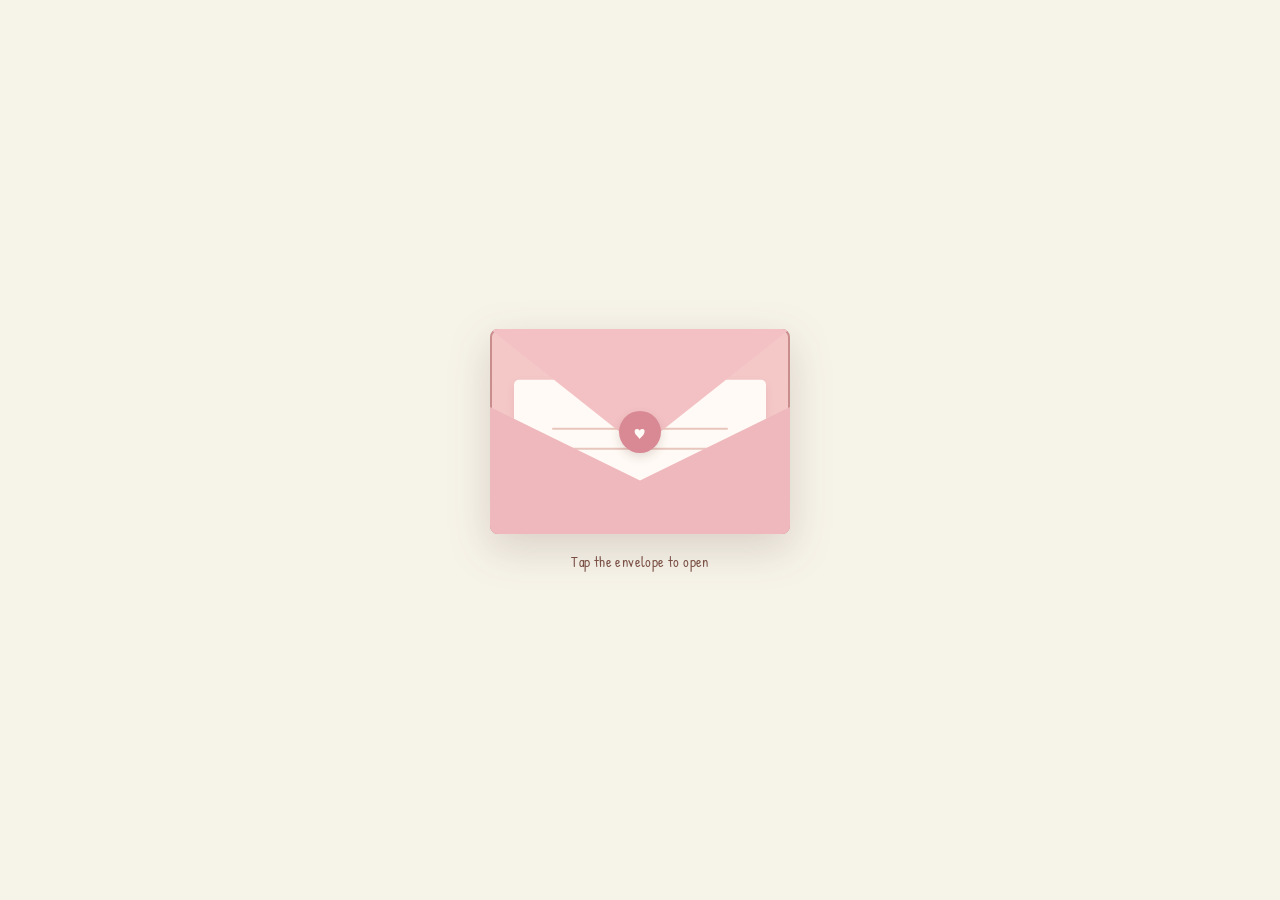
<file: index.html>
<!doctype html>
<html lang="en">
  <head>
    <meta charset="UTF-8" />
    <meta name="viewport" content="width=device-width, initial-scale=1.0" />
    <title>For Isha</title>
    <link rel="icon" type="image/png" href="assets/favicon.png">
    <link rel="stylesheet" href="css/style.css" />
  </head>

  <body class="landing-page">
    <div class="emoji-waterfall" aria-hidden="true"></div>
      <div id="envelopeIntro" class="envelope-intro" role="button" tabindex="0" aria-label="Open the envelope">
        <div class="envelope-wrap">
          <div class="envelope">
            <div class="envelope-back"></div>
            <div class="envelope-letter"></div>
            <div class="envelope-front"></div>
            <div class="envelope-flap"></div>
            <div class="envelope-heart" aria-hidden="true">♥</div>
          </div>
          <p class="envelope-hint">Tap the envelope to open</p>
        </div>
      </div>
    <main class="phone-screen">


      <div class="invitation-container">
        <div id="sadCatBox" class="sad-cat-box hidden">
          <div class="sad-cat-container">
            <img id="sadCatImage" src="assets/sad-cat-1.jpg" alt="" />
          </div>
        </div>

        <section class="landing-card question-card-hidden">
          <h1 class="question-title">
            May I have the pleasure of<br />
            taking you on a<br />
            date with me?
          </h1>

          <div class="answer-container">
            <button
              type="button"
              id="yesButton"
              class="answer-button yes-button"
            >
              YES
            </button>

            <button type="button" id="noButton" class="answer-button no-button">
              NO
            </button>
          </div>
        </section>
      </div>
    </main>

    <script src="js/emoji-waterfall.js"></script>
    <script src="js/index.js"></script>
  </body>
</html>
</file>
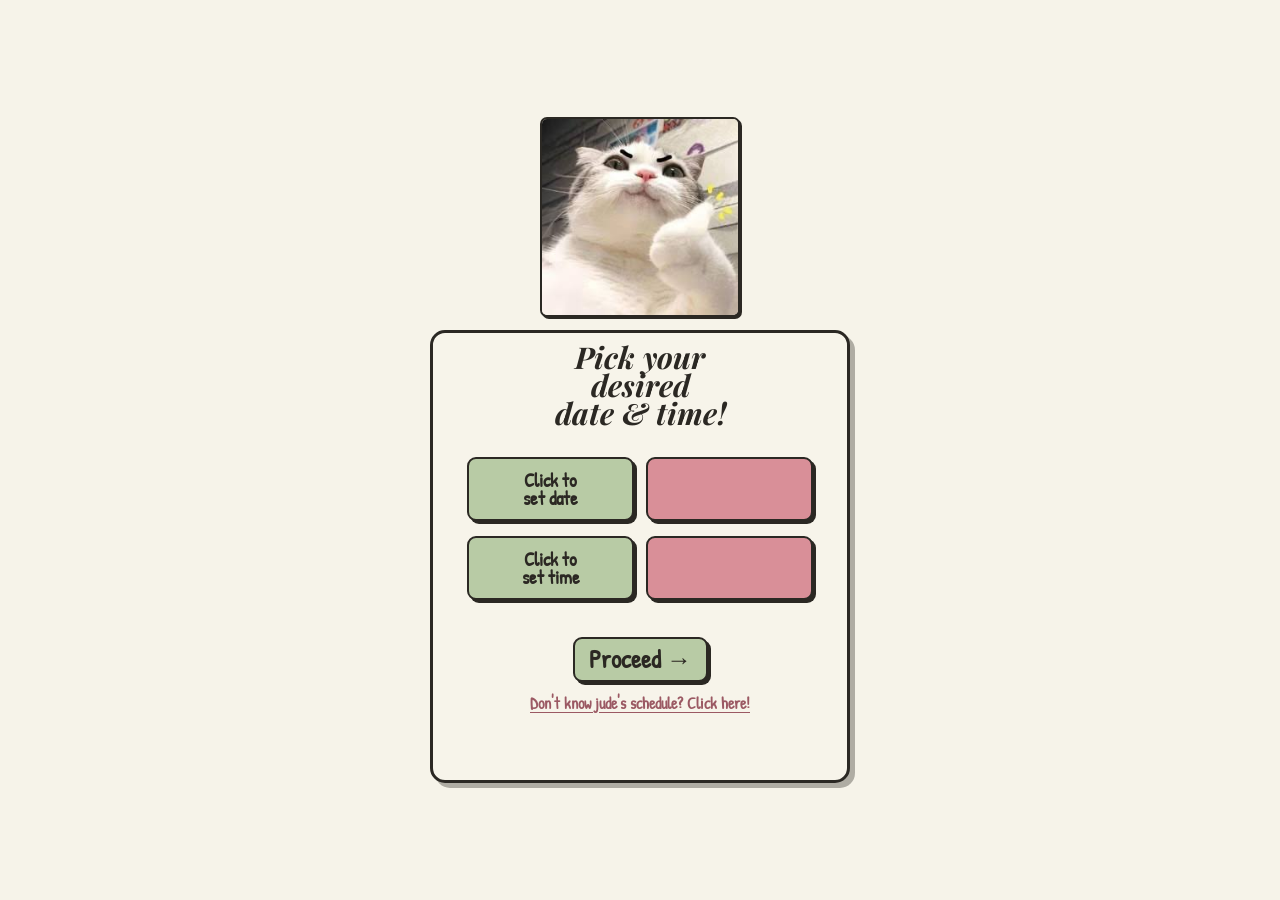
<file: pages/date.html>
<!doctype html>
<html lang="en">
  <head>
    <meta charset="UTF-8" />

    <meta name="viewport" content="width=device-width, initial-scale=1.0" />
    <title>For Isha</title>
    <link rel="icon" type="image/png" href="../assets/favicon.png"/>
    <link rel="stylesheet" href="../css/style.css" />
  </head>

  <body class="date-page">
    <div class="emoji-waterfall" aria-hidden="true"></div>

    <main class="phone-screen">
      <div class="invitation-container">
        <div class="sad-cat-box">
          <div class="sad-cat-container">
            <img
              id="dateImage"
              src="../assets/cat-thumbs-up.jpg"
              alt=""
            />
          </div>
        </div>

        <section class="date-card">
          <h1 class="date-title">
            Pick your<br />
            desired<br />
            date &amp; time!
          </h1>

          <div class="selection-row">
            <button type="button" id="dateButton" class="picker-button">
              Click to<br />
              set date
            </button>

            <div id="dateValue" class="selection-value"></div>
          </div>

          <div class="selection-row">
            <button type="button" id="timeButton" class="picker-button">
              Click to<br />
              set time
            </button>

            <div id="timeValue" class="selection-value"></div>
          </div>

          <button type="button" id="proceedButton" class="proceed-button">
            Proceed →
          </button>

          <button type="button" id="scheduleButton" class="schedule-button">
            Don't know jude's schedule? Click here!
          </button>

          <p id="errorMessage" class="error-message"></p>
        </section>
      </div>

      

      

      
    </main>

    <div id="dateModal" class="picker-overlay hidden">
        <div class="picker-modal">
          <div class="date-picker-header">
            <h2>Select Date</h2>
          </div>

          <div class="date-selector-row">
            <div class="date-selector month-selector-wrap">
              <select
                id="monthSelector"
                aria-label="Select month"
                class="native-month-selector"
              >
                <option value="8">September</option>
                <option value="9">October</option>
              </select>
              <button
                type="button"
                id="monthDropdownButton"
                class="month-dropdown-button"
                aria-haspopup="listbox"
                aria-expanded="false"
                aria-label="Select month"
              >
                <span id="monthDropdownLabel">September</span>
                <span class="selector-arrow" aria-hidden="true"></span>
              </button>
              <div
                id="monthDropdownMenu"
                class="month-dropdown-menu"
                role="listbox"
                aria-label="Available months"
              >
                <button
                  type="button"
                  class="month-dropdown-option"
                  data-month="8"
                  role="option"
                >
                  September
                </button>
                <button
                  type="button"
                  class="month-dropdown-option"
                  data-month="9"
                  role="option"
                >
                  October
                </button>
              </div>
            </div>

            <div class="date-selector">
              <span id="currentYear"></span>
            </div>
          </div>

          <div class="weekdays">
            <span class="sunday">SUN</span>
            <span>MON</span>
            <span>TUE</span>
            <span>WED</span>
            <span>THU</span>
            <span>FRI</span>
            <span>SAT</span>
          </div>

          <div id="calendarGrid" class="calendar-grid"></div>

          <button type="button" id="closeDateModal" class="modal-done">
            Confirm
          </button>
        </div>
      </div>

<div id="scheduleModal" class="schedule-overlay hidden" role="dialog" aria-modal="true" aria-labelledby="scheduleModalTitle">
        <div class="schedule-modal">
          <div class="schedule-modal-header">
            <h2 id="scheduleModalTitle">Jude's Schedule</h2>
            <button type="button" id="closeScheduleModal" class="schedule-close" aria-label="Close schedule">
              ×
            </button>
          </div>

          <div class="schedule-image-frame">
            <img
              src="../assets/jude-schedule.png"
              alt="Jude's class schedule"
              class="schedule-image"
            />
          </div>
        </div>
      </div>

<div id="timeModal" class="picker-overlay hidden">
        <div class="time-picker-modal">
          <h2 class="time-picker-title">ENTER TIME</h2>

          <div class="time-picker-body">
            <div class="time-field-container">
              <div id="hourField" class="time-field active">
                <input
                  type="number"
                  id="hourInput"
                  min="1"
                  max="12"
                  inputmode="numeric"
                  autocomplete="off"
                  aria-label="Hour"
                />
              </div>

              <span class="time-field-label"> Hour </span>
            </div>

            <div class="time-separator">:</div>

            <div class="time-field-container">
              <div id="minuteField" class="time-field">
                <input
                  type="number"
                  id="minuteInput"
                  min="0"
                  max="59"
                  inputmode="numeric"
                  autocomplete="off"
                  aria-label="Minute"
                />
              </div>

              <span class="time-field-label"> Minute </span>
            </div>

            <div class="period-selector">
              <button type="button" id="amButton" class="period-button">
                AM
              </button>

              <button type="button" id="pmButton" class="period-button">
                PM
              </button>
            </div>
          </div>

          <div id="timeError" class="time-error"></div>

          <div class="time-picker-footer">
            <div class="clock-icon"></div>

            <div class="time-picker-actions">
              <button type="button" id="cancelTimeButton" class="time-action">
                CANCEL
              </button>

              <button type="button" id="okTimeButton" class="time-action">
                OK
              </button>
            </div>
          </div>
        </div>
      </div>

    <script src="../js/emoji-waterfall.js"></script>
    <script src="../js/date.js"></script>
  </body>
</html>
</file>
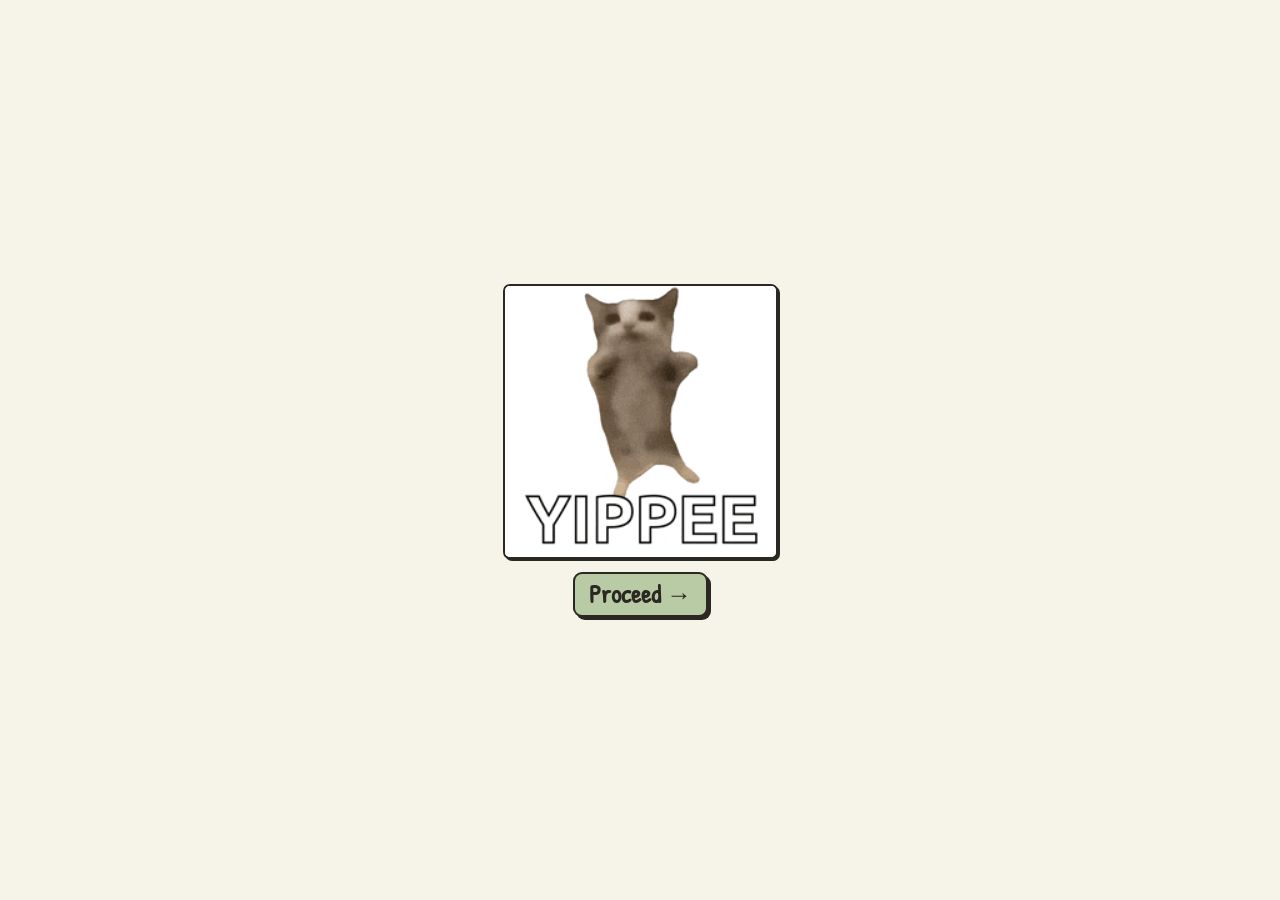
<file: pages/yey.html>
<!doctype html>
<html lang="en">
  <head>
    <meta charset="UTF-8" />

    <meta name="viewport" content="width=device-width, initial-scale=1.0" />
    <title>For Isha</title>
    <link rel="icon" type="image/png" href="../assets/favicon.png" />
    <link rel="stylesheet" href="../css/style.css" />
  </head>

  <body class="date-page yey-page">
    <div class="emoji-waterfall" aria-hidden="true"></div>

    <main class="phone-screen">
      <div class="invitation-container">
        <div class="happy-cat-box">
          <div class="happy-cat-container">
            <img
              id="dateImage"
              src="../assets/cat-yehey.gif"
              alt=""
            />
          </div>
        </div>
        <button type="button" id="proceedButton" class="proceed-button">
          Proceed →
        </button>
      </div>
    </main>

    <script src="../js/emoji-waterfall.js"></script>
    <script src="../js/yey.js"></script>
  </body>
</html>
</file>
<file: css/style.css>
@import url("https://fonts.googleapis.com/css2?family=Patrick+Hand&family=Playfair+Display:ital,wght@0,600;0,700;1,600;1,700&display=swap");

:root {
  --background: #f6f3e9;
  --card: #f7f4ea;
  --dark: #2b2823;
  --border: #2b2823;

  --green: #b8cba5;
  --green-dark: #9eb68a;

  --pink: #d98f98;
  --pink-light: #f1d9dc;

  --cream: #fffdf6;
  --soft-cream: #f3eee1;

  --time-purple: #7c5a68;
  --time-purple-light: #eadde1;
}

* {
  box-sizing: border-box;
  margin: 0;
  padding: 0;
}

html,
body {
  width: 100%;
  min-height: 100%;
}

body {
  color: var(--dark);
  font-family: "Patrick Hand", cursive;
}

.landing-page,
.date-page,
.ticket-page {
  min-height: 100vh;
  display: flex;
  justify-content: center;
  align-items: center;
  background-color: var(--background);
  background-image: url("https://png.pngtree.com/thumb_back/fh260/background/20231017/pngtree-light-pink-old-rose-recycled-craft-paper-textured-background-image_13625147.png");
  /* Keep the full paper texture visible at every aspect ratio.
     The source image is landscape, so `cover` would heavily crop/zoom it on
     tall phones and tablets. Stretching the subtle paper texture to the
     viewport avoids that inconsistency while preserving the same background
     treatment across devices. */
  background-size: 100% 100%;
  background-position: center center;
  background-repeat: no-repeat;
  background-attachment: scroll;
  overflow: hidden;
}

.phone-screen {
  width: min(82vw, 320px);
  display: flex;
  align-items: center;
  justify-content: center;
}

.landing-card {
  width: min(92vw, 375px);
  min-height: 390px;
  padding: 25px 22px 22px;
  background: var(--card);
  border: 3px solid var(--border);
  border-radius: 15px;
  box-shadow: 5px 5px 0 rgba(43, 40, 35, 0.35);
  text-align: center;
  position: relative;
  display: flex;
  flex-direction: column;
  justify-content: center;
}

.question-title {
  font-family: "Playfair Display", Georgia, serif;
  font-size: 45px;
  line-height: 1.15;
  font-style: italic;
  font-weight: 700;
  text-align: center;
}

.answer-container {
  margin-top: 65px;
  margin-bottom: 25px;
  width: 100%;
  min-height: 70px;
  display: flex;
  justify-content: center;
  align-items: center;
  gap: 9px;
  position: relative;
  overflow: visible;
}

.answer-button {
  min-width: 95px;
  min-height: 65px;
  padding: 0 10px;
  border: 2.5px solid var(--border);
  border-radius: 7px;
  box-shadow: 2px 2px 0 var(--border);
  font-family: "Patrick Hand", cursive;
  font-size: 35px;
  font-weight: 700;
  cursor: pointer;
  transition:
    width 0.25s ease,
    height 0.25s ease,
    transform 0.25s ease;
}

.yes-button {
  width: 62px;
  height: 35px;
  background: var(--green);
  position: relative;
  z-index: 10;
  flex-shrink: 0;
  transform-origin: center center;
}

.no-button {
  width: 62px;
  height: 35px;
  background: var(--pink);
  position: relative;
  z-index: 9999;
  flex-shrink: 0;
}

.no-button.floating {
  position: fixed;
  z-index: 99999;
  margin: 0;
}

.answer-button\:active {
  box-shadow: none;
}

.sad-cat-box {
  width: 200px;
  height: 200px;
  margin: 0 auto 13px;
  border: 2.5px solid var(--border);
  border-radius: 7px;
  overflow: hidden;
  background: #ebe7dc;
  box-shadow: 2px 2px 0 var(--border);
}

.sad-cat-container {
  width: 200px;
  height: 200px;
  overflow: hidden;
  background: #ebe7dc;
}

.sad-cat-container img {
  width: 100%;
  height: 100%;
  display: block;
  object-fit: cover;
}

.happy-cat-box {
  width: 275px;
  height: 275px;
  margin: 0 auto 13px;
  border: 2.5px solid var(--border);
  border-radius: 7px;
  overflow: hidden;
  background: #ebe7dc;
  box-shadow: 2px 2px 0 var(--border);
}

.happy-cat-container {
  width: 275px;
  height: 275px;
  overflow: hidden;
  background: #ebe7dc;
}

.happy-cat-container img {
  width: 100%;
  height: 100%;
  display: block;
  object-fit: cover;
}

.hidden {
  display: none !important;
}

.date-page {
  padding: 20px;
}

.date-page .phone-screen {
  width: 100%;
  display: flex;
  justify-content: center;
  align-items: center;
}

.date-card {
  width: min(92vw, 420px);
  min-height: 453px;
  padding: 31px 34px 30px;
  background: var(--card);
  border: 3px solid var(--border);
  border-radius: 15px;
  box-shadow: 5px 5px 0 rgba(43, 40, 35, 0.35);
  text-align: center;
  position: relative;
  display: flex;
  flex-direction: column;
  justify-content: center;
}

.date-title {
  width: 100%;
  margin: 0 0 30px;
  color: var(--dark);
  font-family: "Playfair Display", Georgia, serif;
  font-style: italic;
  font-weight: 700;
  font-size: 45px;
  line-height: 0.94;
  text-align: center;
}

.selection-row {
  width: 100%;
  display: grid;
  grid-template-columns: 1fr 1fr;
  gap: 12px;
  margin-bottom: 15px;
}

.picker-button {
  width: 100%;
  height: 64px;
  min-height: 64px;
  padding: 7px 8px;
  border: 2.5px solid var(--border);
  border-radius: 9px;
  background: var(--green);
  box-shadow: 3px 3px 0 var(--border);
  color: var(--dark);
  font-family: "Patrick Hand", cursive;
  font-size: 19px;
  line-height: 0.95;
  font-weight: 700;
  cursor: pointer;
  display: flex;
  align-items: center;
  justify-content: center;
  text-align: center;
  transition:
    background-color 0.15s ease,
    transform 0.15s ease,
    box-shadow 0.15s ease;
}

.picker-button\:hover {
  background: var(--green-dark);
}

.picker-button\:active {
  box-shadow: none;
  transform: translate(2px, 2px);
}

.selection-value {
  width: 100%;
  height: 64px;
  min-height: 64px;
  padding: 7px 8px;
  border: 2.5px solid var(--border);
  border-radius: 9px;
  background: var(--pink);
  box-shadow: 3px 3px 0 var(--border);
  color: var(--dark);
  display: flex;
  align-items: center;
  justify-content: center;
  font-family: "Patrick Hand", cursive;
  font-size: 19px;
  line-height: 1;
  font-weight: 700;
  text-align: center;
  overflow-wrap: anywhere;
}

.proceed-button {
  display: block;
  width: clamp(115px, 42%, 135px);
  height: clamp(45px, 10vw, 45px);
  min-height: 40px;
  margin: 22px auto 0;
  padding: 4px 8px;
  border: 2.5px solid var(--border);
  border-radius: 9px;
  background: var(--green);
  box-shadow: 3px 3px 0 var(--border);
  color: var(--dark);
  font-family: "Patrick Hand", cursive;
  font-size: clamp(25px, 5vw, 20px);
  line-height: 1;
  font-weight: 700;
  cursor: pointer;
  flex-shrink: 0;
  white-space: nowrap;
}

.proceed-button\:hover {
  background: var(--green-dark);
}

.proceed-button\:active {
  box-shadow: none;
  transform: translate(2px, 2px);
}

.schedule-button {
  display: block;
  width: fit-content;
  max-width: 100%;
  margin: 11px auto 0;
  padding: 2px 4px;
  border: 0;
  background: transparent;
  color: #9b5963;
  font-family: "Patrick Hand", cursive;
  font-size: 16px;
  font-weight: 700;
  line-height: 1.1;
  text-align: center;
  text-decoration: underline;
  text-underline-offset: 3px;
  cursor: pointer;
}

.schedule-button:hover {
  color: var(--dark);
}

.schedule-button:focus-visible {
  outline: 2px solid var(--border);
  outline-offset: 3px;
  border-radius: 5px;
}

.schedule-overlay {
  position: fixed;
  inset: 0;
  z-index: 120;
  display: flex;
  align-items: center;
  justify-content: center;
  padding: clamp(10px, 3vw, 24px);
  background: rgba(43, 40, 35, 0.58);
}

.schedule-modal {
  width: min(94vw, 980px);
  max-width: 980px;
  max-height: calc(100dvh - 24px);
  padding: clamp(12px, 2vw, 20px);
  background: var(--card);
  border: 3px solid var(--border);
  border-radius: 15px;
  box-shadow: 5px 5px 0 rgba(43, 40, 35, 0.35);
  overflow: auto;
  overscroll-behavior: contain;
}

.schedule-modal-header {
  display: flex;
  align-items: center;
  justify-content: space-between;
  gap: 12px;
  margin-bottom: 12px;
}

.schedule-modal-header h2 {
  margin: 0;
  color: var(--dark);
  font-family: "Playfair Display", Georgia, serif;
  font-size: clamp(22px, 3vw, 30px);
  font-style: italic;
  font-weight: 700;
}

.schedule-close {
  width: 38px;
  height: 38px;
  flex: 0 0 38px;
  border: 2.5px solid var(--border);
  border-radius: 50%;
  background: var(--pink-light);
  color: var(--dark);
  font-family: Arial, sans-serif;
  font-size: 25px;
  line-height: 1;
  cursor: pointer;
  display: flex;
  align-items: center;
  justify-content: center;
  box-shadow: 2px 2px 0 var(--border);
}

.schedule-close:hover {
  background: var(--pink);
}

.schedule-close:active {
  box-shadow: none;
  transform: translate(2px, 2px);
}

.schedule-image-frame {
  width: 100%;
  display: flex;
  align-items: center;
  justify-content: center;
  padding: 0;
}

.schedule-image {
  display: block;
  width: auto;
  height: auto;
  max-width: 100%;
  max-height: calc(100dvh - 105px);
  object-fit: contain;
  border: 2.5px solid var(--border);
  border-radius: 10px;
  box-shadow: 3px 3px 0 rgba(43, 40, 35, 0.3);
}

body.schedule-modal-open {
  overflow: hidden;
}

.error-message {
  width: 100%;
  min-height: 18px;
  margin-top: 8px;
  color: #a3343b;
  font-family: "Patrick Hand", cursive;
  font-size: 13px;
  font-weight: 700;
  text-align: center;
}

.picker-overlay {
  position: fixed;
  inset: 0;
  z-index: 100;
  display: flex;
  align-items: center;
  justify-content: center;
  padding: 15px;
  background: rgba(43, 40, 35, 0.55);
}

.picker-modal {
  width: min(92vw, 420px);
  background: var(--card);
  border: 3px solid var(--border);
  border-radius: 15px;
  box-shadow: 5px 5px 0 rgba(43, 40, 35, 0.35);
  padding: 29px 34px 30px;
}

.date-picker-header h2 {
  margin: 0 0 24px;
  color: var(--dark);
  font-family: "Playfair Display", Georgia, serif;
  font-size: 29px;
  font-style: italic;
  font-weight: 700;
  letter-spacing: -0.5px;
  text-align: left;
}

.date-selector-row {
  display: flex;
  gap: 10px;
  margin-bottom: 25px;
}

.date-selector {
  flex: 1;
  height: 48px;
  padding: 0 14px;
  border: 2px solid #d8d0c0;
  border-radius: 10px;
  background: var(--soft-cream);
  color: var(--dark);
  display: flex;
  align-items: center;
  justify-content: center;
  font-family: "Patrick Hand", cursive;
  font-size: 18px;
  font-weight: 700;
  text-align: center;
}

.date-selector select {
  width: 100%;
  height: 100%;
  border: none;
  outline: none;
  background: transparent;
  color: var(--dark);
  font-family: "Patrick Hand", cursive;
  font-size: 18px;
  font-weight: 700;
  text-align: center;
  text-align-last: center;
  cursor: pointer;
  appearance: none;
}

.month-selector-wrap {
  position: relative;
  padding: 0;
  overflow: visible;
  z-index: 20;
}

.native-month-selector {
  position: absolute !important;
  width: 1px !important;
  height: 1px !important;
  padding: 0 !important;
  margin: -1px !important;
  overflow: hidden !important;
  clip: rect(0, 0, 0, 0) !important;
  white-space: nowrap !important;
  border: 0 !important;
}

.month-dropdown-button {
  width: 100%;
  height: 100%;
  min-height: 48px;
  border: 0;
  outline: none;
  padding: 0 38px 0 14px;
  background: transparent;
  color: var(--dark);
  font-family: "Patrick Hand", cursive;
  font-size: 18px;
  font-weight: 700;
  text-align: center;
  cursor: pointer;
  position: relative;
}

.selector-arrow {
  display: block;
  position: absolute;
  right: 15px;
  top: 50%;
  width: 9px;
  height: 9px;
  border-right: 2px solid var(--dark);
  border-bottom: 2px solid var(--dark);
  transform: translateY(-65%) rotate(45deg);
  transition: transform 0.18s ease;
}

.month-selector-wrap.open .selector-arrow {
  transform: translateY(-20%) rotate(225deg);
}

.month-dropdown-menu {
  position: absolute;
  top: calc(100% + 7px);
  left: 0;
  width: 100%;
  padding: 6px;
  background: var(--soft-cream);
  border: 2px solid var(--border);
  border-radius: 12px;
  box-shadow: 4px 4px 0 rgba(43, 40, 35, 0.28);
  opacity: 0;
  visibility: hidden;
  transform: translateY(-5px);
  transition: opacity 0.16s ease, transform 0.16s ease, visibility 0.16s ease;
}

.month-selector-wrap.open .month-dropdown-menu {
  opacity: 1;
  visibility: visible;
  transform: translateY(0);
}

.month-dropdown-option {
  display: block;
  width: 100%;
  min-height: 42px;
  padding: 7px 10px;
  border: 0;
  border-radius: 8px;
  background: transparent;
  color: var(--dark);
  font-family: "Patrick Hand", cursive;
  font-size: 17px;
  font-weight: 700;
  text-align: center;
  cursor: pointer;
}

.month-dropdown-option:hover,
.month-dropdown-option:focus-visible {
  background: #e9dfcc;
  outline: none;
}

.month-dropdown-option.active {
  background: #dfd3bc;
}

@media (max-width: 430px) {
  .month-dropdown-button {
    font-size: 16px;
  }

  .month-dropdown-option {
    font-size: 16px;
    min-height: 40px;
  }
}

.weekdays {
  display: grid;
  grid-template-columns: repeat(7, 1fr);
  gap: 4px;
  margin-bottom: 8px;
  color: var(--dark);
  text-align: center;
  font-family: "Patrick Hand", cursive;
  font-size: 15px;
  font-weight: 700;
}

.weekdays .sunday {
  color: #d98f98;
}

.calendar-grid {
  display: grid;
  grid-template-columns: repeat(7, 1fr);
  column-gap: 4px;
  row-gap: 9px;
}

.calendar-grid button {
  width: 100%;
  height: 31px;
  border: 2px solid transparent;
  border-radius: 50%;
  background: transparent;
  color: var(--dark);
  font-family: "Patrick Hand", cursive;
  font-size: 16px;
  font-weight: 700;
  cursor: pointer;
}

.calendar-grid button\:hover {
  background: var(--pink-light);
}

.calendar-grid button.sunday {
  color: #d98f98;
}

.calendar-grid button.selected {
  background: #d98f98;
  border-color: var(--border);
  color: var(--dark);
  font-weight: 700;
  position: relative;
}

.calendar-grid button.selected::after {
  display: none;
}

.calendar-grid button.disabled {
  color: #cfc9bd;
  cursor: default;
}

.calendar-grid button.disabled\:hover {
  background: transparent;
}

.modal-done {
  display: block;
  width: 100%;
  height: 51px;
  margin: 26px auto 0;
  border: 2.5px solid var(--border);
  border-radius: 11px;
  background: var(--green);
  box-shadow: 3px 3px 0 var(--border);
  color: var(--dark);
  font-family: "Patrick Hand", cursive;
  font-size: 20px;
  font-weight: 700;
  cursor: pointer;
}

.modal-done\:hover {
  background: var(--green-dark);
}

.modal-done\:active {
  box-shadow: none;
  transform: translate(2px, 2px);
}

.time-picker-modal {
  width: min(92vw, 420px);
  min-height: 453px;
  padding: 31px 34px 27px;
  background: var(--card);
  border: 3px solid var(--border);
  border-radius: 15px;
  box-shadow: 5px 5px 0 rgba(43, 40, 35, 0.35);
  font-family: "Patrick Hand", cursive;
}

.time-picker-title {
  margin-bottom: 38px;
  color: var(--dark);
  font-family: "Playfair Display", Georgia, serif;
  font-size: 22px;
  font-style: italic;
  font-weight: 700;
  letter-spacing: 3px;
  text-align: left;
}

.time-picker-body {
  display: flex;
  align-items: flex-start;
  justify-content: center;
  gap: 7px;
}

.time-field-container {
  display: flex;
  flex-direction: column;
  width: 118px;
}

.time-field {
  width: 100%;
  height: 125px;
  border: 2.5px solid #cfc7b9;
  border-radius: 11px;
  background: #eee9dd;
  display: flex;
  align-items: center;
  justify-content: center;
  position: relative;
  transition:
    border-color 0.15s ease,
    background-color 0.15s ease,
    box-shadow 0.15s ease;
}

.time-field.active {
  border-color: var(--border);
  background: var(--cream);
  box-shadow: 3px 3px 0 #d98f98;
}

.time-field.active::after {
  display: none;
}

.time-field input {
  width: 100%;
  height: 100%;
  border: none;
  outline: none;
  background: transparent;
  color: var(--dark);
  text-align: center;
  font-family: "Patrick Hand", cursive;
  font-size: 78px;
  font-weight: 400;
  padding: 0;
}

.time-field input::-webkit-inner-spin-button,
.time-field input::-webkit-outer-spin-button {
  appearance: none;
  margin: 0;
}

.time-field input[type="number"] {
  appearance: textfield;
}

.time-field-label {
  margin-top: 9px;
  color: #766f65;
  font-family: "Patrick Hand", cursive;
  font-size: 17px;
  font-weight: 400;
  text-align: left;
}

.time-separator {
  width: 18px;
  height: 125px;
  display: flex;
  align-items: center;
  justify-content: center;
  color: var(--dark);
  font-family: "Patrick Hand", cursive;
  font-size: 48px;
  font-weight: 700;
  padding-bottom: 8px;
}

.period-selector {
  width: 80px;
  height: 125px;
  border: 2.5px solid var(--border);
  border-radius: 11px;
  background: var(--cream);
  overflow: hidden;
  display: flex;
  flex-direction: column;
}

.period-button {
  flex: 1;
  width: 100%;
  border: none;
  background: var(--cream);
  color: #766f65;
  font-family: "Patrick Hand", cursive;
  font-size: 25px;
  font-weight: 700;
  cursor: pointer;
  transition:
    background-color 0.15s ease,
    color 0.15s ease;
}

.period-button + .period-button {
  border-top: 1.5px solid #cfc7b9;
}

.period-button.active {
  background: var(--pink-light);
  color: #9b5963;
}

.period-button\:hover {
  background: #eadfd2;
}

.time-error {
  min-height: 18px;
  margin-top: 6px;
  color: #a3343b;
  font-family: "Patrick Hand", cursive;
  font-size: 13px;
  font-weight: 700;
  text-align: center;
}

.time-picker-footer {
  width: 100%;
  display: flex;
  align-items: center;
  justify-content: flex-start;
  margin-top: 32px;
}

.clock-icon {
  width: 39px;
  height: 39px;
  border: 3px solid transparent;
  border-radius: 50%;
  position: relative;
  flex-shrink: 0;
  visibility: hidden;
}

.clock-icon::before,
.clock-icon::after {
  display: none;
}

.time-picker-actions {
  display: flex;
  align-items: center;
  justify-content: flex-end;
  gap: clamp(8px, 4vw, 18px);
  margin-left: auto;
  flex-shrink: 0;
}

.time-action {
  width: clamp(70px, 22vw, 82px);
  min-width: 0;
  min-height: 42px;
  height: clamp(38px, 10vw, 42px);
  border: 2.5px solid var(--border);
  border-radius: 8px;
  background: var(--pink-light);
  box-shadow: 2px 2px 0 var(--border);
  color: #9b5963;
  font-family: "Patrick Hand", cursive;
  font-size: clamp(15px, 4.5vw, 18px);
  font-weight: 700;
  cursor: pointer;
  padding: 4px 6px;
  white-space: nowrap;
  transition:
    background-color 0.15s ease,
    color 0.15s ease,
    transform 0.15s ease,
    box-shadow 0.15s ease;
}

.time-action\:hover {
  background: var(--pink);
  color: var(--dark);
}

.time-action\:active {
  box-shadow: none;
  transform: translate(2px, 2px);
}


.ticket-page {
  padding: 12px;
  position: relative;
  overflow: hidden;
}

.ticket-page .phone-screen {
  width: 100%;
  max-width: none;
  display: flex;
  flex-direction: column;
  align-items: center;
  justify-content: center;
  position: relative;
  margin: 0;
  padding: 0;
}

.ticket-wrapper {
  width: 100%;
  max-width: 340px;

  display: flex;
  flex-direction: column;
  align-items: center;
  justify-content: center;

  flex-shrink: 0;
}

.ticket-card {
  position: relative;

  width: min(340px, calc(100vw - 24px));
  height: auto;
  aspect-ratio: 340 / 560;

  flex-shrink: 0;

  padding: 20px 16px 16px;

  background: #ebe9df;
  border: 3px solid var(--border);
  border-radius: 11px;
  box-shadow: 3px 3px 0 var(--border);

  overflow: hidden;
}

.ticket-title {
  width: 100%;

  margin: 0 0 15px;

  font-family: "Playfair Display", Georgia, serif;
  font-style: italic;
  font-weight: 700;

  font-size: clamp(30px, 11.8vw, 50px);
  line-height: 0.92;

  text-align: center;
}

.ticket-information {
  width: fit-content;
  height: fit-content;
  max-width: 100%;
  margin: 0 auto;

  padding: 6px 0;

  text-align: center;
}

.ticket-information p {
  width: 100%;
  font-size: 30px;
  font-family: "Patrick Hand", cursive;
  line-height: 1.1;
  text-align: center;
}

/* Keep generated-ticket text in explicit flex rows. This avoids Safari/iOS
   and html2canvas collapsing the whitespace between the label and value. */
.ticket-line {
  display: flex;
  align-items: baseline;
  justify-content: center;
  gap: 4px;
  width: 100%;
  white-space: nowrap;
  font-size: 30px;
  line-height: 1.1;
  font-family: "Patrick Hand", cursive;
  text-align: center;
}

.ticket-line strong,
.ticket-line span {
  display: inline-block;
  flex: 0 0 auto;
}

.ticket-spacing {
  margin-top: 60px;
  margin-bottom: 60px;
  display: flex;
  flex-direction: column;
  align-items: center;
  gap: 33px;
}

.line-dash {
  border: none;
  height: 1px;
  color: #000000;
  background-color: #000000;
}

.ticket-information strong {
  font-weight: 700;
}

.ticket-information span {
  font-weight: 400;
}

.see-you {
  position: absolute;

  left: clamp(20px, 7.5vw, 30px);
  bottom: clamp(25px, 8vw, 50px);

  margin: 0;

  font-family: "Playfair Display", Georgia, serif;
  font-style: italic;
  font-weight: 700;

  font-size: clamp(30px, 11.8vw, 50px);
  line-height: 0.88;

  text-align: left;
}

.happy-cat {
  position: absolute;

  right: clamp(14px, 4.3vw, 17px);
  bottom: clamp(18px, 6vw, 32px);

  width: clamp(80px, 31vw, 145px);
  height: clamp(80px, 31vw, 145px);

  border: 2.5px solid var(--border);
  border-radius: 9px;

  overflow: hidden;
  background: #ebe7dc;
}

.happy-cat img {
  width: 100%;
  height: 100%;
  display: block;
  object-fit: cover;
}

.download-button {
  position: relative;

  left: auto;
  right: auto;
  bottom: auto;

  transform: none;

  display: block;

  width: clamp(125px, 55vw, 220px);
  height: clamp(40px, 18vw, 80px);

  margin: clamp(12px, 4vw, 16px) auto 0;

  padding: 5px 8px;

  border: 2.5px solid var(--border);
  border-radius: 7px;

  background: var(--green);
  box-shadow: 2px 2px 0 var(--border);

  color: var(--dark);

  font-family: "Patrick Hand", cursive;
  font-size: clamp(14px, 6vw, 25px);
  font-weight: 700;
  line-height: 1;

  cursor: pointer;

  text-align: center;
  white-space: normal;

  flex-shrink: 0;

  z-index: 5;
}

.download-button\:hover {
  background: var(--green-dark);
}

.download-button\:active {
  box-shadow: none;
  transform: translateY(2px);
}

.emoji-waterfall {
  position: fixed;
  inset: 0;
  width: 100%;
  height: 100%;
  overflow: hidden;
  pointer-events: none;
  z-index: 0;
}

.emoji-waterfall .falling-emoji {
  position: absolute;
  top: -80px;
  left: 0;
  display: block;
  font-family:
    "Apple Color Emoji", "Segoe UI Emoji", "Noto Color Emoji", sans-serif;
  line-height: 1;
  user-select: none;
  pointer-events: none;
  will-change: transform;
  animation-name: emojiFall;
  animation-timing-function: linear;
  animation-iteration-count: infinite;
}

.landing-page > .emoji-waterfall,
.date-page > .emoji-waterfall,
.ticket-page > .emoji-waterfall {
  z-index: 0;
}

.landing-page > .phone-screen,
.date-page > .phone-screen,
.ticket-page > .phone-screen {
  position: relative;
  z-index: 2;
}

@keyframes emojiFall {
  0% {
    transform: translate3d(0, -100px, 0) rotate(0deg);
    opacity: 0;
  }

  8% {
    opacity: 0.5;
  }

  90% {
    opacity: 0.5;
  }

  100% {
    transform: translate3d(var(--drift), calc(100vh + 160px), 0)
      rotate(var(--rotation));
    opacity: 0;
  }
}

@media (max-width: 699px) {
  /* Mobile browsers handle fixed backgrounds inconsistently. Keep the same
     full-viewport texture, but let it scroll normally with the page. */
  .landing-page,
  .date-page,
  .ticket-page {
    background-size: 100% 100%;
    background-position: center center;
    background-attachment: scroll;
  }
}

@media (max-width: 699px) {
  .schedule-button {
    font-size: clamp(14px, 4vw, 16px);
    margin-top: 9px;
  }

  .schedule-modal {
    width: min(96vw, 980px);
    max-height: calc(100dvh - 16px);
    padding: 10px;
    border-radius: 12px;
  }

  .schedule-modal-header {
    margin-bottom: 9px;
  }

  .schedule-modal-header h2 {
    font-size: clamp(20px, 6vw, 27px);
  }

  .schedule-close {
    width: 34px;
    height: 34px;
    flex-basis: 34px;
    font-size: 22px;
  }

  .schedule-image {
    max-width: 100%;
    max-height: calc(100dvh - 80px);
    border-width: 2px;
    border-radius: 8px;
  }
}

@media (max-width: 430px) {
  /* Keep the invitation vertically centered without adding a viewport-height
     dependent margin that can push the content below short phone screens. */
  .invitation-container {
    margin-bottom: 0;
  }

  .landing-card {
    height: 375px;
  }

  .landing-card h1 {
    font-size: 40px;
  }

  .sad-cat-box {
    width: 175px;
    height: 175px;
    margin: 0 auto 13px;
    border: 2.5px solid var(--border);
    border-radius: 7px;
    overflow: hidden;
    background: #ebe7dc;
    box-shadow: 2px 2px 0 var(--border);
  }

  .sad-cat-container {
    width: 175px;
    height: 175px;
    overflow: hidden;
    background: #ebe7dc;
  }

  .date-page {
    padding: 12px;
  }

  .date-page .phone-screen {
    width: 100%;
  }

  .date-card {
    width: 100%;
    max-width: 420px;
    min-height: 453px;
    padding: 30px 25px;
  }

  .date-title {
    font-size: 40px;
    line-height: 0.94;
    margin-bottom: 29px;
  }

  .selection-row {
    gap: 10px;
    margin-bottom: 14px;
  }

  .picker-button,
  .selection-value {
    height: 62px;
    min-height: 62px;
  }

  .picker-button,
  .selection-value {
    font-size: 18px;
  }

  .proceed-button {
    width: clamp(115px, 40vw, 120px);
    height: clamp(45px, 11vw, 42px);
    min-height: 36px;
    margin-top: 17px;
    font-size: clamp(25px, 5vw, 19px);
  }

  .error-message {
    font-size: 12px;
  }

  .time-picker-modal {
    padding-left: 25px;
    padding-right: 25px;
  }

  .time-field-container {
    width: 105px;
  }

  .period-selector {
    width: 72px;
  }

  .time-field input {
    font-size: 68px;
  }

  .period-button {
    font-size: 23px;
  }

  .time-picker-actions {
    gap: clamp(8px, 4vw, 22px);
    margin-left: auto;
  }

  .time-action {
    width: clamp(68px, 20vw, 80px);
    height: clamp(36px, 10vw, 42px);
    min-height: 36px;
    font-size: clamp(14px, 4vw, 17px);
  }

  .ticket-page {
    padding: 8px;
  }

  .ticket-page .phone-screen {
    width: 100%;
    display: flex;
    flex-direction: column;
    align-items: center;
    justify-content: center;
  }

  .ticket-wrapper {
    width: 100%;
    max-width: 340px;
  }

  .ticket-card {
    width: min(340px, calc(100vw - 16px));
    aspect-ratio: 340 / 560;
    padding: 20px 16px 16px;
  }

  .ticket-title {
    margin-bottom: 15px;
  }

  .ticket-information {
    height: clamp(52px, 15.5vw, 65px);
    padding: 8px 2px;
  }

  .see-you {
    left: clamp(20px, 7.5vw, 30px);
    bottom: clamp(25px, 8vw, 50px);
  }

  .happy-cat {
    right: clamp(14px, 4.3vw, 17px);
    bottom: clamp(18px, 6vw, 32px);
  }

  .download-button {
    width: clamp(125px, 55vw, 220px);
    height: clamp(40px, 18vw, 80px);
    margin-top: clamp(12px, 4vw, 16px);
  }
}

@media (max-width: 350px) {
  .landing-card {
    height: 375px;
  }

  .landing-card h1 {
    font-size: 30px;
  }

  .sad-cat-box {
    width: 175px;
    height: 175px;
    margin: 0 auto 13px;
    border: 2.5px solid var(--border);
    border-radius: 7px;
    overflow: hidden;
    background: #ebe7dc;
    box-shadow: 2px 2px 0 var(--border);
  }

  .sad-cat-container {
    width: 175px;
    height: 175px;
    overflow: hidden;
    background: #ebe7dc;
  }

  .picker-modal {
    padding-left: 18px;
    padding-right: 18px;
  }

  .date-picker-header h2 {
    font-size: 27px;
  }

  .date-selector {
    font-size: 16px;
  }

  .date-page {
    padding: 8px;
  }

  .schedule-button {
    font-size: 14px;
  }

  .date-page .phone-screen {
    width: 100%;
  }

  .date-card {
    width: 100%;
    min-height: 453px;
    padding: 20px 18px 0px;
  }

  .date-title {
    font-size: 35px;
    line-height: 0.94;
    margin-bottom: 25px;
  }

  .selection-row {
    gap: 8px;
    margin-bottom: 12px;
  }

  .picker-button,
  .selection-value {
    height: 58px;
    min-height: 58px;
  }

  .picker-button,
  .selection-value {
    font-size: 17px;
  }

  .proceed-button {
    width: clamp(115px, 40vw, 120px);
    height: clamp(45px, 11vw, 42px);
    min-height: 36px;
    margin-top: 17px;
    font-size: clamp(25px, 5vw, 19px);
  }

  .error-message {
    font-size: 12px;
  }

  .time-picker-modal {
    padding-left: 18px;
    padding-right: 18px;
  }

  .time-field-container {
    width: 83px;
  }

  .period-selector {
    width: 65px;
  }

  .time-field input {
    font-size: 54px;
  }

  .period-button {
    font-size: 20px;
  }

  .time-picker-actions {
    gap: clamp(6px, 3vw, 10px);
    margin-left: auto;
  }

  .time-action {
    width: clamp(62px, 22vw, 70px);
    height: clamp(34px, 10vw, 40px);
    min-height: 34px;
    font-size: clamp(13px, 4.5vw, 17px);
    padding-left: 3px;
    padding-right: 3px;
  }

  .ticket-page {
    padding: 6px;
  }

  .ticket-page .phone-screen {
    width: 100%;
    display: flex;
    flex-direction: column;
    align-items: center;
    justify-content: center;
  }

  .ticket-wrapper {
    width: 100%;
    max-width: 320px;
  }

  .ticket-card {
    width: min(320px, calc(100vw - 12px));
    aspect-ratio: 340 / 560;

    padding: 18px 14px 14px;
  }

  .ticket-title {
    font-size: clamp(28px, 11.8vw, 45px);
    margin-bottom: 13px;
  }

  .ticket-information {
    height: clamp(48px, 15.5vw, 58px);
    padding: 7px 2px;
  }

  .see-you {
    left: clamp(17px, 7vw, 25px);
    bottom: clamp(22px, 7.5vw, 40px);
  }

  .happy-cat {
    right: clamp(12px, 4.3vw, 16px);
    bottom: clamp(17px, 5.8vw, 27px);
  }

  .download-button {
    width: clamp(115px, 55vw, 190px);
    height: clamp(38px, 17vw, 65px);

    margin-top: clamp(11px, 4vw, 15px);
  }
}

@media (max-width: 300px) {
  .date-page {
    padding: 6px;
  }

  .date-card {
    width: 100%;
    min-height: 453px;
    padding: 25px 14px;
  }

  .date-title {
    font-size: 35px;
    line-height: 0.94;
    margin-bottom: 40px;
  }

  .selection-row {
    gap: 6px;
    margin-bottom: 10px;
  }

  .picker-button,
  .selection-value {
    height: 54px;
    min-height: 54px;
  }

  .picker-button,
  .selection-value {
    font-size: 15px;
  }

  .proceed-button {
    width: clamp(115px, 40vw, 120px);
    height: clamp(45px, 11vw, 42px);
    min-height: 36px;
    margin-top: 17px;
    font-size: clamp(25px, 5vw, 19px);
  }

  .time-picker-actions {
    gap: 5px;
    margin-left: auto;
  }

  .time-action {
    width: clamp(58px, 21vw, 65px);
    height: clamp(32px, 10vw, 38px);
    min-height: 32px;
    font-size: clamp(12px, 4.5vw, 16px);
  }

  .ticket-page {
    padding: 4px;
  }

  .ticket-page .phone-screen {
    width: 100%;
    display: flex;
    flex-direction: column;
    align-items: center;
    justify-content: center;
  }

  .ticket-wrapper {
    width: 100%;
    max-width: 285px;
  }

  .ticket-card {
    width: min(285px, calc(100vw - 8px));
    aspect-ratio: 340 / 560;

    padding: 16px 12px 12px;
  }

  .ticket-title {
    font-size: clamp(25px, 11.5vw, 38px);
    margin-bottom: 11px;
  }

  .ticket-information {
    height: clamp(43px, 15vw, 52px);
    padding: 6px 1px;
  }

  .ticket-information p {
    font-size: clamp(13px, 5.7vw, 19px);
  }

  .see-you {
    left: clamp(13px, 6.5vw, 20px);
    bottom: clamp(19px, 7vw, 30px);
    font-size: clamp(24px, 11.5vw, 34px);
  }

  .happy-cat {
    right: clamp(10px, 4vw, 14px);
    bottom: clamp(15px, 5.5vw, 23px);
    width: clamp(62px, 29vw, 92px);
    height: clamp(62px, 29vw, 92px);
  }

  .download-button {
    width: clamp(108px, 54vw, 165px);
    height: clamp(36px, 16vw, 55px);
    margin-top: clamp(9px, 3.5vw, 13px);
    font-size: clamp(11px, 5.5vw, 18px);
  }
}

/* Short mobile screens: reduce fixed vertical dimensions instead of letting
   the content get clipped by the page's overflow boundary. */
@media (max-width: 430px) and (max-height: 750px) {
  .date-page,
  .ticket-page {
    min-height: 100dvh;
    height: auto;
    overflow-x: hidden;
    overflow-y: auto;
  }

  .date-page {
    padding-top: 8px;
    padding-bottom: 8px;
  }

  .date-page .phone-screen {
    align-items: center;
  }

  .date-page .invitation-container {
    width: 100%;
  }

  .date-page .sad-cat-box,
  .date-page .sad-cat-container {
    width: clamp(125px, 38vw, 155px);
    height: clamp(125px, 38vw, 155px);
  }

  .date-card {
    min-height: 0;
    padding: 18px 18px 16px;
  }

  .date-title {
    font-size: clamp(31px, 9.5vw, 37px);
    margin-bottom: 20px;
  }

  .selection-row {
    gap: 7px;
    margin-bottom: 9px;
  }

  .picker-button,
  .selection-value {
    height: 54px;
    min-height: 54px;
    font-size: 16px;
  }

  .proceed-button {
    height: 40px;
    min-height: 40px;
    margin-top: 12px;
  }

  .error-message {
    min-height: 14px;
    margin-top: 5px;
  }

  .ticket-page .phone-screen {
    justify-content: flex-start;
  }

  .ticket-wrapper {
    max-width: min(340px, calc((100dvh - 85px) * 0.607143));
  }

  .ticket-card {
    width: min(340px, calc(100vw - 16px), calc((100dvh - 85px) * 0.607143));
  }

  .download-button {
    height: 48px;
    margin-top: 10px;
  }
}

@media (min-width: 700px) {
  .landing-card {
    width: 375px;
  }

  .date-page {
    padding: 20px;
  }

  .date-page .phone-screen {
    width: 100%;
  }

  .date-card {
    width: 420px;
    height: 430px;
  }

  .date-card h1 {
    font-size: 30px;
  }

  .date-title {
    margin-top: -30px;
  }
  .ticket-page {
    padding: 20px;
  }

  .ticket-page .phone-screen {
    width: 100%;
    max-width: none;
    display: flex;
    flex-direction: column;
    align-items: center;
    justify-content: center;
    margin: 0;
  }

  .ticket-wrapper {
    width: 100%;
    max-width: 340px;
  }

  .ticket-card {
    width: 340px;
    height: 560px;
    aspect-ratio: auto;

    min-width: 340px;
    min-height: 560px;

    max-width: 340px;
    max-height: 560px;

    padding: 20px 16px 16px;
  }

  .ticket-title {
    font-size: 50px;
  }

  .ticket-information {
    height: 65px;
  }

  .see-you {
    left: 30px;
    bottom: 50px;
    font-size: 50px;
  }

  .happy-cat {
    right: 17px;
    bottom: 32px;
    width: 145px;
    height: 145px;
  }

  .download-button {
    width: 220px;
    height: 80px;

    margin-top: 16px;

    font-size: 25px;
  }
}


/* Final mobile height-fit pass */
/*
   Keep the existing visual design, but let the vertical dimensions adapt to
   short phone viewports instead of allowing fixed heights/min-heights to push
   controls below the visible screen.
*/
@media (max-width: 430px) {
  .landing-page,
  .date-page,
  .ticket-page {
    min-height: 100dvh;
    height: auto;
  }

  .landing-page {
    overflow-x: hidden;
    overflow-y: auto;
    padding: 8px;
  }

  .date-page,
  .ticket-page {
    overflow-x: hidden;
    overflow-y: auto;
  }

  .landing-page .phone-screen,
  .date-page .phone-screen,
  .ticket-page .phone-screen {
    min-height: calc(100dvh - 16px);
    height: auto;
  }

  /* Date screen: size the image and card from the available viewport height. */
  .date-page .sad-cat-box,
  .date-page .sad-cat-container {
    width: clamp(105px, min(38vw, 21dvh), 175px);
    height: clamp(105px, min(38vw, 21dvh), 175px);
  }

  .date-card {
    min-height: 0;
    height: auto;
    padding: clamp(14px, 3.5dvh, 30px) clamp(14px, 6vw, 25px) clamp(12px, 3dvh, 24px);
  }

  .date-title {
    font-size: clamp(29px, min(9.5vw, 4.8dvh), 40px);
    margin-bottom: clamp(14px, 3.5dvh, 29px);
  }

  .selection-row {
    gap: clamp(6px, 2vw, 10px);
    margin-bottom: clamp(7px, 1.8dvh, 14px);
  }

  .picker-button,
  .selection-value {
    height: clamp(46px, min(15.5vw, 7.2dvh), 62px);
    min-height: 0;
    font-size: clamp(15px, 4.6vw, 18px);
  }

  .proceed-button {
    height: clamp(36px, min(11vw, 5.2dvh), 45px);
    min-height: 0;
    margin-top: clamp(9px, 2.2dvh, 17px);
  }

  .error-message {
    min-height: 0;
    margin-top: clamp(3px, 0.8dvh, 8px);
  }

  /* Ticket screen: the ticket and its button must fit as one vertical unit. */
  .ticket-page {
    padding: clamp(4px, 1.5vw, 8px);
  }

  .ticket-page .phone-screen {
    min-height: calc(100dvh - 8px);
    justify-content: center;
  }

  .ticket-wrapper {
    width: min(100%, 340px, calc((100dvh - 70px) * 0.607143));
  }

  .ticket-card {
    width: 100%;
    height: auto;
    aspect-ratio: 340 / 560;
    padding: clamp(12px, 2.5dvh, 20px) clamp(10px, 4vw, 16px) clamp(10px, 2.2dvh, 16px);
  }

  .download-button {
    width: clamp(108px, 55vw, 220px);
    height: clamp(38px, min(18vw, 6dvh), 80px);
    margin-top: clamp(8px, 2dvh, 16px);
  }
}

/* Very short phones (e.g. 320x568 / 360x640). */
@media (max-width: 430px) and (max-height: 700px) {
  .landing-page .phone-screen,
  .date-page .phone-screen,
  .ticket-page .phone-screen {
    min-height: 0;
  }

  .landing-page .phone-screen {
    padding: 4px 0;
  }

  .landing-card {
    min-height: 0;
    height: clamp(330px, 65dvh, 375px);
    padding: 16px 14px 14px;
  }

  .landing-card h1,
  .question-title {
    font-size: clamp(29px, 9.5vw, 40px);
  }

  .answer-container {
    margin-top: clamp(35px, 8dvh, 55px);
    margin-bottom: 14px;
  }

  .date-page {
    padding-top: 5px;
    padding-bottom: 5px;
  }

  .date-page .sad-cat-box,
  .date-page .sad-cat-container {
    width: clamp(100px, 29dvh, 145px);
    height: clamp(100px, 29dvh, 145px);
  }

  .date-card {
    padding: 12px 14px 12px;
  }

  .date-title {
    font-size: clamp(27px, 8.5vw, 35px);
    margin-bottom: clamp(10px, 2.5dvh, 20px);
  }

  .picker-button,
  .selection-value {
    height: clamp(44px, 7dvh, 54px);
    font-size: clamp(14px, 4.5vw, 17px);
  }

  .proceed-button {
    height: 36px;
    margin-top: 8px;
  }

  .ticket-page .phone-screen {
    justify-content: flex-start;
  }

  .ticket-wrapper {
    width: min(100%, 320px, calc((100dvh - 58px) * 0.607143));
  }

  .ticket-card {
    padding: 10px 10px 10px;
  }

  .ticket-title {
    margin-bottom: 9px;
    font-size: clamp(25px, 11vw, 40px);
  }

  .ticket-spacing {
    margin-top: clamp(25px, 6dvh, 45px);
    margin-bottom: clamp(25px, 6dvh, 45px);
  }

  .ticket-information p {
    font-size: clamp(14px, 6vw, 24px);
  }

  .see-you {
    bottom: clamp(18px, 5dvh, 35px);
    font-size: clamp(24px, 10.5vw, 40px);
  }

  .happy-cat {
    bottom: clamp(14px, 4dvh, 27px);
    width: clamp(58px, 24vw, 92px);
    height: clamp(58px, 24vw, 92px);
  }

  .download-button {
    height: clamp(36px, 6dvh, 48px);
    margin-top: 7px;
    font-size: clamp(11px, 5vw, 18px);
  }
}

/* Extra-small phones. Keep every screen usable without horizontal overflow. */
@media (max-width: 350px) and (max-height: 650px) {
  .date-page .sad-cat-box,
  .date-page .sad-cat-container {
    width: 100px;
    height: 100px;
  }

  .date-title {
    font-size: 27px;
    margin-bottom: 10px;
  }

  .picker-button,
  .selection-value {
    height: 42px;
    font-size: 14px;
  }

  .selection-row {
    margin-bottom: 6px;
  }

  .proceed-button {
    height: 34px;
    margin-top: 7px;
    font-size: 18px;
  }
}

/* Ticket page: preserve the desktop visual scale on phones up to 430px wide.
   The ticket itself remains 340x560 (same as the >=700px design). Only the
   outer page is allowed to scroll on short viewports; the ticket internals are
   not scaled down at the 430px breakpoint. */
@media (min-width: 351px) and (max-width: 699px) {
  .ticket-page {
    padding: 8px;
    overflow-x: hidden;
    overflow-y: auto;
  }

  .ticket-page .phone-screen {
    width: 100%;
    min-height: calc(100dvh - 16px);
    height: auto;
    display: flex;
    flex-direction: column;
    align-items: center;
    justify-content: center;
  }

  .ticket-wrapper {
    width: 340px;
    max-width: 340px;
    flex-shrink: 0;
  }

  .ticket-card {
    width: 340px;
    height: 560px;
    min-width: 340px;
    min-height: 560px;
    max-width: 340px;
    max-height: 560px;
    aspect-ratio: auto;
    padding: 20px 16px 16px;
  }

  .ticket-title {
    font-size: 50px;
    margin-bottom: 15px;
  }

  .ticket-information {
    height: fit-content;
    padding: 6px 0;
  }

  .ticket-information p {
    font-size: 30px;
  }

  .ticket-spacing {
    margin-top: 60px;
    margin-bottom: 60px;
  }

  .see-you {
    left: 30px;
    bottom: 50px;
    font-size: 50px;
  }

  .happy-cat {
    right: 17px;
    bottom: 32px;
    width: 145px;
    height: 145px;
  }

  .download-button {
    width: 220px;
    height: 80px;
    margin-top: 16px;
    font-size: 25px;
  }
}

/* 350px and below: the ticket must fit the narrow viewport, so proportional
   sizing is allowed here. This prevents horizontal overflow while leaving the
   351-699px range visually identical to the desktop ticket. */
@media (max-width: 350px) {
  .ticket-page {
    overflow-x: hidden;
    overflow-y: auto;
  }

  .ticket-page .phone-screen {
    min-height: calc(100dvh - 8px);
    height: auto;
    justify-content: center;
  }

  .ticket-wrapper {
    width: min(100%, calc(100vw - 8px));
    max-width: 320px;
  }

  .ticket-card {
    width: 100%;
    min-width: 0;
    max-width: 100%;
    height: auto;
    min-height: 0;
    max-height: none;
    aspect-ratio: 340 / 560;
  }
}


/* Final ticket consistency pass — all narrow screens.
   Keep the ticket's desktop proportions and typography. At widths below 351px,
   scale the COMPLETE ticket unit uniformly instead of independently shrinking
   fonts, images, spacing, and the button. This preserves the exact visual
   relationships used by the 340x560 desktop ticket. */
@media (max-width: 699px) {
  .ticket-page {
    overflow-x: hidden;
    overflow-y: auto;
  }

  .ticket-page .phone-screen {
    width: 100%;
    min-height: calc(100dvh - 16px);
    height: auto;
    display: flex;
    align-items: center;
    justify-content: center;
  }

  .ticket-wrapper {
    width: 340px;
    max-width: none;
    flex: 0 0 auto;
    align-items: center;
  }

  .ticket-card {
    width: 340px;
    height: 560px;
    min-width: 340px;
    min-height: 560px;
    max-width: 340px;
    max-height: 560px;
    aspect-ratio: auto;
    padding: 20px 16px 16px;
  }

  .ticket-title {
    font-size: 50px;
    margin-bottom: 15px;
  }

  .ticket-information {
    height: fit-content;
    padding: 6px 0;
  }

  .ticket-information p {
    font-size: 30px;
  }

  .ticket-spacing {
    margin-top: 60px;
    margin-bottom: 60px;
  }

  .see-you {
    left: 30px;
    bottom: 50px;
    font-size: 50px;
  }

  .happy-cat {
    right: 17px;
    bottom: 32px;
    width: 145px;
    height: 145px;
  }

  .download-button {
    width: 220px;
    height: 80px;
    margin-top: 16px;
    font-size: 25px;
  }
}

/* Below 351px the full-size 340px ticket cannot fit horizontally.
   Scale the ENTIRE ticket + button as one unit so every visual element
   remains proportional to the >=351px / desktop design. */
@media (max-width: 350px) {
  .ticket-page .phone-screen {
    justify-content: flex-start;
    padding-top: 8px;
    padding-bottom: 16px;
  }

  .ticket-wrapper {
    --ticket-scale: min(1, calc((100vw - 12px) / 340px));
    width: 340px;
    height: calc(656px * var(--ticket-scale));
    transform: scale(var(--ticket-scale));
    transform-origin: top center;
    margin-left: auto;
    margin-right: auto;
  }

  .ticket-card {
    width: 340px;
    height: 560px;
    min-width: 340px;
    min-height: 560px;
    max-width: 340px;
    max-height: 560px;
    aspect-ratio: auto;
    padding: 20px 16px 16px;
  }

  .ticket-title {
    font-size: 50px;
    margin-bottom: 15px;
  }

  .ticket-information {
    height: fit-content;
    padding: 6px 0;
  }

  .ticket-information p {
    font-size: 30px;
  }

  .ticket-spacing {
    margin-top: 60px;
    margin-bottom: 60px;
  }

  .see-you {
    left: 30px;
    bottom: 50px;
    font-size: 50px;
  }

  .happy-cat {
    right: 17px;
    bottom: 32px;
    width: 145px;
    height: 145px;
  }

  .download-button {
    width: 220px;
    height: 80px;
    margin-top: 16px;
    font-size: 25px;
  }
}



/* Keep the evasive NO button fully reachable on every viewport. */
.no-button.floating {
  position: fixed;
  box-sizing: border-box;
  touch-action: manipulation;
}

/* Keep the NO button at the same visual size as the desktop design.
   It may move around the viewport, but it should never shrink just because
   the viewport is below 700px wide. */
.no-button {
  width: 95px;
  height: 65px;
  min-width: 95px;
  min-height: 65px;
  max-width: 95px;
  max-height: 65px;
  flex: 0 0 95px;
  font-size: 35px;
}

.no-button.floating {
  width: 95px;
  height: 65px;
  min-width: 95px;
  min-height: 65px;
  max-width: 95px;
  max-height: 65px;
}

/* =========================================================
   Envelope intro
   ========================================================= */
.envelope-intro {
  position: fixed;
  inset: 0;
  z-index: 1000;
  display: flex;
  align-items: center;
  justify-content: center;
  padding: 24px;
  cursor: pointer;
  background-color: var(--background);
  background-image: url("https://png.pngtree.com/thumb_back/fh260/background/20231017/pngtree-light-pink-old-rose-recycled-craft-paper-textured-background-image_13625147.png");
  background-size: 100% 100%;
  background-position: center center;
  background-repeat: no-repeat;
  background-attachment: scroll;
  transition: opacity 0.45s ease, visibility 0.45s ease;
}

.envelope-intro.hidden {
  opacity: 0;
  visibility: hidden;
  pointer-events: none;
}

.envelope-wrap {
  display: flex;
  flex-direction: column;
  align-items: center;
  gap: 18px;
  animation: envelopeFloat 2.4s ease-in-out infinite;
}

.envelope {
  position: relative;
  width: 300px;
  height: 205px;
  perspective: 900px;
  filter: drop-shadow(0 14px 20px rgba(93, 55, 42, 0.18));
}

.envelope-back,
.envelope-front,
.envelope-flap,
.envelope-letter {
  position: absolute;
  left: 0;
  width: 100%;
}

.envelope-back {
  top: 0;
  height: 100%;
  border: 2px solid #c98d8d;
  border-radius: 8px;
  background: #f5c8c8;
}

.envelope-letter {
  z-index: 2;
  left: 8%;
  top: 12%;
  width: 84%;
  height: 70%;
  border-radius: 5px;
  background: #fffaf5;
  box-shadow: 0 4px 10px rgba(93, 55, 42, 0.08);
  transform: translateY(18%);
  transition: transform 0.75s cubic-bezier(0.2, 0.75, 0.25, 1);
}

.envelope-letter::before,
.envelope-letter::after {
  content: "";
  position: absolute;
  left: 15%;
  right: 15%;
  height: 2px;
  border-radius: 2px;
  background: #e8c5bd;
}

.envelope-letter::before { top: 34%; }
.envelope-letter::after { top: 48%; }

.envelope-front {
  z-index: 3;
  bottom: 0;
  height: 62%;
  clip-path: polygon(0 0, 50% 58%, 100% 0, 100% 100%, 0 100%);
  border-radius: 0 0 8px 8px;
  background: #efb8bc;
}

.envelope-flap {
  z-index: 4;
  top: 0;
  height: 58%;
  transform-origin: top center;
  clip-path: polygon(0 0, 100% 0, 50% 100%);
  border-radius: 8px 8px 0 0;
  background: #f3c1c4;
  backface-visibility: hidden;
  transition: transform 0.75s cubic-bezier(0.2, 0.75, 0.25, 1);
}

.envelope-heart {
  position: absolute;
  z-index: 5;
  left: 50%;
  top: 50%;
  width: 42px;
  height: 42px;
  display: flex;
  align-items: center;
  justify-content: center;
  transform: translate(-50%, -50%);
  border-radius: 50%;
  color: #fffaf5;
  background: #d98994;
  font-size: 21px;
  box-shadow: 0 4px 10px rgba(93, 55, 42, 0.16);
  transition: opacity 0.25s ease, transform 0.45s ease;
}

.envelope-hint {
  margin: 0;
  color: #7c5146;
  font-family: inherit;
  font-size: 14px;
  letter-spacing: 0.4px;
  text-align: center;
}

.envelope-intro.opened .envelope-wrap {
  animation: none;
}

.envelope-intro.opened .envelope-flap {
  transform: rotateX(180deg);
}

.envelope-intro.opened .envelope-letter {
  transform: translateY(-38%);
}

.envelope-intro.opened .envelope-heart {
  opacity: 0;
  transform: translate(-50%, -50%) scale(0.65);
}

.question-card-hidden {
  opacity: 0;
  visibility: hidden;
  transform: translateY(12px);
}

.question-card-visible {
  opacity: 1;
  visibility: visible;
  transform: translateY(0);
  transition: opacity 0.5s ease, transform 0.5s ease;
}

@keyframes envelopeFloat {
  0%, 100% { transform: translateY(0); }
  50% { transform: translateY(-8px); }
}

@media (max-width: 430px) {
  .envelope-intro {
    padding: 18px;
  }

  .envelope {
    width: min(300px, 78vw);
    height: calc(min(300px, 78vw) * 0.683333);
  }

  .envelope-hint {
    font-size: 13px;
  }
}

@media (max-height: 650px) {
  .envelope-intro {
    align-items: center;
  }

  .envelope {
    width: min(260px, 72vw);
    height: calc(min(260px, 72vw) * 0.683333);
  }
}

@media (prefers-reduced-motion: reduce) {
  .envelope-wrap,
  .envelope-flap,
  .envelope-letter,
  .envelope-heart,
  .question-card-visible,
  .envelope-intro {
    animation: none;
    transition-duration: 0.01ms;
  }
}


/* =========================================================
   Final all-device responsive pass
   ========================================================= */

/* Let pages grow vertically when a device is shorter than the design.
   This prevents clipping while preserving the desktop proportions. */
.landing-page,
.date-page,
.ticket-page {
  min-height: 100dvh;
  height: auto;
  overflow-x: hidden;
}

@media (max-width: 699px) {
  .landing-page,
  .date-page,
  .ticket-page {
    overflow-y: auto;
    -webkit-overflow-scrolling: touch;
  }

  /* -------- Landing -------- */
  .landing-page {
    padding: max(8px, env(safe-area-inset-top))
             max(8px, env(safe-area-inset-right))
             max(8px, env(safe-area-inset-bottom))
             max(8px, env(safe-area-inset-left));
  }

  .landing-page .phone-screen {
    width: min(100%, 375px);
    min-height: calc(100dvh - 16px);
  }

  .landing-card {
    width: min(92vw, 375px);
    max-width: 375px;
    min-height: 390px;
  }

  /* Keep the question readable; only reduce it when the actual viewport is
     too narrow to accommodate the original typography. */
  @media (max-width: 360px) {
    .landing-card {
      min-height: 360px;
      padding: 20px 16px;
    }

    .question-title {
      font-size: clamp(29px, 9.8vw, 40px);
    }

    .answer-container {
      margin-top: 42px;
    }
  }

  /* -------- Date page -------- */
  .date-page {
    padding: max(8px, env(safe-area-inset-top))
             max(8px, env(safe-area-inset-right))
             max(8px, env(safe-area-inset-bottom))
             max(8px, env(safe-area-inset-left));
  }

  .date-page .phone-screen {
    min-height: calc(100dvh - 16px);
  }

  .date-page .invitation-container {
    width: min(100%, 420px);
    transform-origin: center center;
  }

  /* The date screen is scaled as one complete unit only when the viewport is
     too short. Width remains fluid, so normal phones keep their intended size. */
  .date-page .invitation-container {
    --date-scale: min(1, calc((100dvh - 30px) / 680));
  }

  @media (max-height: 700px) {
    .date-page .invitation-container {
      transform: scale(var(--date-scale));
      margin-top: calc((1 - var(--date-scale)) * -20px);
      margin-bottom: calc((1 - var(--date-scale)) * -20px);
    }
  }

  .date-card {
    width: min(92vw, 420px);
    max-width: 420px;
  }

  /* Prevent the calendar/time dialogs from exceeding the viewport. */
  .picker-overlay {
    padding: max(10px, env(safe-area-inset-top))
             max(10px, env(safe-area-inset-right))
             max(10px, env(safe-area-inset-bottom))
             max(10px, env(safe-area-inset-left));
    overflow-y: auto;
    align-items: center;
  }

  .picker-modal,
  .time-picker-modal {
    max-height: calc(100dvh - 20px);
    overflow-y: auto;
  }

  /* -------- Ticket page -------- */
  .ticket-page {
    padding: max(4px, env(safe-area-inset-top))
             max(4px, env(safe-area-inset-right))
             max(4px, env(safe-area-inset-bottom))
             max(4px, env(safe-area-inset-left));
  }

  .ticket-page .phone-screen {
    min-height: calc(100dvh - 8px);
    height: auto;
    justify-content: center;
  }

  /* Keep the ticket's original 340x560 design as the source of truth.
     On short screens, scale the COMPLETE ticket + button uniformly instead
     of independently shrinking text, cat, spacing, and controls. */
  .ticket-wrapper {
    --ticket-scale: min(
      1,
      calc((100vw - 8px) / 340),
      calc((100dvh - 16px) / 656)
    );
    width: 340px;
    max-width: none;
    height: calc(656px * var(--ticket-scale));
    flex: 0 0 auto;
    transform: scale(var(--ticket-scale));
    transform-origin: center center;
  }

  .ticket-card {
    width: 340px;
    height: 560px;
    min-width: 340px;
    min-height: 560px;
    max-width: 340px;
    max-height: 560px;
    aspect-ratio: auto;
    padding: 20px 16px 16px;
  }

  .ticket-title {
    font-size: 50px;
    margin-bottom: 15px;
  }

  .ticket-information {
    height: 65px;
    padding: 6px 0;
  }

  .ticket-information p {
    font-size: 30px;
  }

  .ticket-spacing {
    margin-top: 60px;
    margin-bottom: 60px;
  }

  .see-you {
    left: 30px;
    bottom: 50px;
    font-size: 50px;
  }

  .happy-cat {
    right: 17px;
    bottom: 32px;
    width: 145px;
    height: 145px;
  }

  .download-button {
    width: 220px;
    height: 80px;
    margin-top: 16px;
    font-size: 25px;
  }
}

/* Extremely narrow phones: the ticket still scales as one unit, with no
   separate font/image/button scaling that could distort the design. */
@media (max-width: 340px) {
  .ticket-wrapper {
    --ticket-scale: min(
      1,
      calc((100vw - 8px) / 340),
      calc((100dvh - 16px) / 656)
    );
  }

  .landing-page .phone-screen,
  .date-page .phone-screen,
  .ticket-page .phone-screen {
    min-width: 0;
  }

  .date-page .date-card {
    width: 100%;
  }
}

/* Very short screens: keep the page usable and avoid flex-centering a unit
   whose scaled height would otherwise start outside the viewport. */
@media (max-width: 699px) and (max-height: 620px) {
  .landing-page .phone-screen,
  .date-page .phone-screen,
  .ticket-page .phone-screen {
    justify-content: flex-start;
    padding-top: 8px;
    padding-bottom: 8px;
  }

  .envelope-intro {
    padding-top: max(12px, env(safe-area-inset-top));
    padding-bottom: max(12px, env(safe-area-inset-bottom));
  }
}

/* Landscape phones/tablets: don't let a very wide, short viewport make the
   main cards unnecessarily tall or push controls outside the screen. */
@media (orientation: landscape) and (max-height: 600px) and (max-width: 900px) {
  .landing-page .phone-screen,
  .date-page .phone-screen,
  .ticket-page .phone-screen {
    min-height: 0;
  }

  .landing-page .phone-screen {
    padding-top: 8px;
    padding-bottom: 8px;
  }

  .date-page .phone-screen,
  .ticket-page .phone-screen {
    justify-content: flex-start;
    padding-top: 8px;
    padding-bottom: 8px;
  }
}

/* Devices with a safe-area notch/home indicator. */
@supports (padding: max(0px)) {
  .landing-page,
  .date-page,
  .ticket-page {
    padding-left: max(4px, env(safe-area-inset-left));
    padding-right: max(4px, env(safe-area-inset-right));
  }
}


/* NO button: instant safe repositioning. The position is recalculated on each
   press, so a transition cannot create an out-of-bounds path between points. */
.no-button.floating {
  position: fixed !important;
  z-index: 999999 !important;
  box-sizing: border-box;
  margin: 0 !important;
  touch-action: manipulation;
  transition: none !important;
  transform-origin: center center;
  will-change: left, top, transform;
}

/* =========================================================
   Yey page - responsive happy cat image
   Keep the image visually consistent at 275px on normal devices.
   Only scale it down when the actual viewport is too small to fit it.
   ========================================================= */
.yey-page .invitation-container {
  width: 100%;
  display: flex;
  flex-direction: column;
  align-items: center;
  justify-content: center;
  transform: none !important;
  margin-top: 0 !important;
  margin-bottom: 0 !important;
}

.yey-page .happy-cat-box {
  width: min(275px, calc(100vw - 32px), calc(100dvh - 150px));
  height: min(275px, calc(100vw - 32px), calc(100dvh - 150px));
  flex: 0 0 auto;
  margin: 0 auto 13px;
}

.yey-page .happy-cat-container {
  width: 100%;
  height: 100%;
}

.yey-page .happy-cat-container img {
  width: 100%;
  height: 100%;
  display: block;
  object-fit: cover;
}

/* Keep the 275px design on normal phones/tablets/desktops.
   This breakpoint only handles genuinely tiny viewports. */
@media (max-width: 300px), (max-height: 430px) {
  .yey-page .happy-cat-box {
    width: min(275px, calc(100vw - 24px), calc(100dvh - 120px));
    height: min(275px, calc(100vw - 24px), calc(100dvh - 120px));
  }
}

@media (orientation: landscape) and (max-height: 500px) {
  .yey-page .happy-cat-box {
    width: min(275px, calc(100vw - 24px), calc(100dvh - 105px));
    height: min(275px, calc(100vw - 24px), calc(100dvh - 105px));
  }
}


/* =========================================================
   FINAL RESPONSIVE SAFETY PASS
   Keep the visual design consistent while allowing components to fit any
   practical viewport. These rules intentionally come last so they resolve
   earlier overlapping mobile overrides without changing the desktop design.
   ========================================================= */
html {
  width: 100%;
  min-width: 0;
  overflow-x: hidden;
}

body {
  width: 100%;
  min-width: 0;
  overflow-x: hidden;
}

.landing-page,
.date-page,
.ticket-page {
  width: 100%;
  min-width: 0;
  min-height: 100dvh;
  height: auto;
  overflow-x: hidden;
}

.phone-screen,
.invitation-container,
.ticket-wrapper {
  min-width: 0;
}

/* Landing: never let the question card become wider than its parent. */
.landing-page .phone-screen {
  width: min(100%, 375px);
  max-width: 100%;
}

.landing-page .landing-card {
  width: min(100%, 375px);
  max-width: 100%;
}

/* Date page: width is fluid; height is content-driven. */
.date-page {
  padding: max(12px, env(safe-area-inset-top))
           max(12px, env(safe-area-inset-right))
           max(12px, env(safe-area-inset-bottom))
           max(12px, env(safe-area-inset-left));
}

.date-page .phone-screen {
  width: min(100%, 420px);
  max-width: 100%;
  min-height: 0;
  height: auto;
}

.date-page .invitation-container {
  width: 100%;
  max-width: 420px;
  min-width: 0;
}

.date-page .sad-cat-box,
.date-page .sad-cat-container {
  width: min(200px, calc(100vw - 40px));
  height: min(200px, calc(100vw - 40px));
  max-width: 200px;
  max-height: 200px;
}

.date-card {
  width: min(420px, calc(100vw - 24px));
  max-width: 420px;
  min-width: 0;
  min-height: 0;
}

.selection-row {
  min-width: 0;
}

.picker-button,
.selection-value {
  min-width: 0;
}

/* Picker dialogs always fit the current viewport. */
.picker-overlay,
.schedule-overlay {
  box-sizing: border-box;
  padding-top: max(10px, env(safe-area-inset-top));
  padding-right: max(10px, env(safe-area-inset-right));
  padding-bottom: max(10px, env(safe-area-inset-bottom));
  padding-left: max(10px, env(safe-area-inset-left));
  overflow: auto;
}

.picker-modal,
.time-picker-modal,
.schedule-modal {
  box-sizing: border-box;
  width: min(420px, calc(100vw - 20px));
  max-width: calc(100vw - 20px);
  max-height: calc(100dvh - 20px);
  min-height: 0;
  overflow: auto;
}

.schedule-modal {
  width: min(980px, calc(100vw - 20px));
  max-width: calc(100vw - 20px);
}

.schedule-image {
  max-width: 100%;
  max-height: calc(100dvh - 110px);
  width: auto;
  height: auto;
}

/* Narrow time picker: scale the complete input row as one unit instead of
   independently shrinking its controls. */
@media (max-width: 390px) {
  .picker-modal,
  .time-picker-modal {
    padding-left: 16px;
    padding-right: 16px;
  }

  .date-picker-header h2 {
    font-size: clamp(23px, 7vw, 29px);
    margin-bottom: 18px;
  }

  .date-selector-row {
    gap: 7px;
    margin-bottom: 17px;
  }

  .date-selector,
  .month-dropdown-button {
    font-size: 16px;
  }

  .calendar-grid {
    column-gap: 2px;
    row-gap: 5px;
  }

  .calendar-grid button {
    height: 29px;
    font-size: 15px;
  }

  .modal-done {
    height: 46px;
    margin-top: 18px;
  }

  .time-picker-title {
    margin-bottom: 22px;
    font-size: 20px;
  }

  .time-picker-body {
    transform: scale(min(1, calc((100vw - 40px) / 340)));
    transform-origin: top center;
    margin-bottom: calc(-1 * (125px * (1 - min(1, calc((100vw - 40px) / 340)))));
  }

  .time-picker-footer {
    margin-top: 22px;
  }
}

/* On genuinely short screens, prioritize fitting the content while keeping
   the page scrollable instead of clipping it. */
@media (max-width: 699px) and (max-height: 700px) {
  .landing-page,
  .date-page,
  .ticket-page {
    min-height: 100dvh;
    align-items: flex-start;
    overflow-y: auto;
  }

  .landing-page .phone-screen,
  .date-page .phone-screen,
  .ticket-page .phone-screen {
    padding-top: 8px;
    padding-bottom: 8px;
  }

  .date-page .invitation-container {
    transform: none !important;
    margin-top: 0 !important;
    margin-bottom: 0 !important;
  }
}

/* Ticket: preserve the 340x560 desktop design from 351px upward. Only the
   complete ticket unit scales below 351px when it cannot fit. */
@media (max-width: 699px) {
  .ticket-page .phone-screen {
    width: 100%;
    max-width: 100%;
    min-width: 0;
    height: auto;
    min-height: 0;
    overflow: visible;
  }

  .ticket-wrapper {
    width: 340px;
    max-width: none;
    height: 656px;
    transform: none;
    transform-origin: center top;
  }

  .ticket-card {
    width: 340px;
    height: 560px;
    min-width: 340px;
    min-height: 560px;
    max-width: 340px;
    max-height: 560px;
  }

  .ticket-title { font-size: 50px; }
  .ticket-information p { font-size: 30px; }
  .see-you { font-size: 50px; }
  .happy-cat { width: 145px; height: 145px; }
  .download-button { width: 220px; height: 80px; font-size: 25px; }
}

@media (max-width: 350px) {
  .ticket-wrapper {
    --ticket-scale: min(1, calc((100vw - 12px) / 340px), calc((100dvh - 16px) / 656px));
    height: calc(656px * var(--ticket-scale));
    transform: scale(var(--ticket-scale));
    transform-origin: center top;
  }
}

/* Very narrow/short landscape devices: let the page scroll rather than
   forcing fixed-height content outside the viewport. */
@media (orientation: landscape) and (max-height: 600px) {
  .landing-page,
  .date-page,
  .ticket-page {
    align-items: flex-start;
    overflow-y: auto;
  }

  .ticket-page .phone-screen,
  .date-page .phone-screen,
  .landing-page .phone-screen {
    padding-top: 8px;
    padding-bottom: 8px;
  }

  .date-card {
    margin-top: 0;
  }

  .picker-modal,
  .time-picker-modal,
  .schedule-modal {
    max-height: calc(100dvh - 16px);
  }
}

/* Yey page: keep the happy-cat design size stable whenever it fits. */
.yey-page .phone-screen {
  width: min(100%, 420px);
  max-width: 100%;
  min-width: 0;
}

.yey-page .invitation-container {
  width: 100%;
  max-width: 420px;
  min-width: 0;
}

.yey-page .happy-cat-box {
  width: min(275px, calc(100vw - 32px), calc(100dvh - 120px));
  height: min(275px, calc(100vw - 32px), calc(100dvh - 120px));
  max-width: 275px;
  max-height: 275px;
}

/* NO button is deliberately viewport-level. It never inherits a parent's
   width/overflow/transform constraints. */
.no-button.floating {
  position: fixed !important;
  width: 95px !important;
  height: 65px !important;
  min-width: 95px !important;
  min-height: 65px !important;
  max-width: 95px !important;
  max-height: 65px !important;
  margin: 0 !important;
  padding: 0 10px !important;
  box-sizing: border-box !important;
  overflow: visible !important;
  z-index: 2147483647 !important;
  transition: none !important;
  transform-origin: center center !important;
}

@media (max-width: 699px) {
  .no-button.floating {
    font-size: 35px !important;
  }
}


/* =========================================================
   Ticket: change date/time navigation
   ========================================================= */
.ticket-wrapper {
  position: relative;
}

.back-to-date-button {
  display: flex;
  align-items: center;
  justify-content: center;
  width: min(220px, 100%);
  min-height: 48px;
  margin: 0 auto 14px;
  padding: 8px 14px;
  border: 2.5px solid var(--border);
  border-radius: 10px;
  background: var(--pink-light);
  color: var(--dark);
  box-shadow: 3px 3px 0 var(--border);
  font-family: "Patrick Hand", cursive;
  font-size: 20px;
  font-weight: 700;
  line-height: 1;
  cursor: pointer;
  white-space: nowrap;
  touch-action: manipulation;
}

.back-to-date-button:hover {
  background: var(--pink);
}

.back-to-date-button:active {
  box-shadow: none;
  transform: translate(2px, 2px);
}

.back-to-date-button:focus-visible {
  outline: 2px solid var(--border);
  outline-offset: 3px;
}

@media (max-width: 699px) {
  .back-to-date-button {
    width: min(220px, calc(100vw - 24px));
    min-height: 46px;
    margin-bottom: 12px;
    font-size: clamp(17px, 5vw, 20px);
  }
}

@media (max-width: 350px) {
  .back-to-date-button {
    width: min(220px, calc(100vw - 16px));
    min-height: 44px;
    font-size: 17px;
    margin-bottom: 10px;
  }
}


/* =========================================================
   Send ticket button
   ========================================================= */
.send-ticket-button {
  display: block;
  width: min(220px, calc(100vw - 24px));
  min-height: 52px;
  margin: 12px auto 0;
  padding: 8px 14px;
  border: 2.5px solid var(--border);
  border-radius: 10px;
  background: var(--pink-light);
  color: var(--dark);
  box-shadow: 3px 3px 0 var(--border);
  font-family: "Patrick Hand", cursive;
  font-size: clamp(17px, 5vw, 21px);
  font-weight: 700;
  line-height: 1;
  cursor: pointer;
  text-align: center;
  white-space: normal;
  touch-action: manipulation;
}

.send-ticket-button:hover {
  background: var(--pink);
}

.send-ticket-button:active {
  box-shadow: none;
  transform: translate(2px, 2px);
}

.send-ticket-button:focus-visible {
  outline: 2px solid var(--border);
  outline-offset: 3px;
}

.send-ticket-button:disabled {
  opacity: 0.65;
  cursor: wait;
}

.send-ticket-status {
  width: min(280px, calc(100vw - 24px));
  min-height: 1.25em;
  margin: 8px auto 0;
  color: var(--dark);
  font-family: "Patrick Hand", cursive;
  font-size: clamp(14px, 4vw, 18px);
  line-height: 1.15;
  text-align: center;
}

@media (max-width: 350px) {
  .send-ticket-button {
    width: min(210px, calc(100vw - 16px));
    min-height: 46px;
    margin-top: 9px;
    font-size: 17px;
  }

  .send-ticket-status {
    width: calc(100vw - 16px);
    font-size: 15px;
  }
}


/* =========================================================
   V18 — FINAL VIEWPORT-FIT / NO-SCROLL RESPONSIVE SYSTEM
   The design uses fixed "source" dimensions and scales complete page units
   proportionally when the viewport is too small. This prevents individual
   text/images/buttons from shrinking at different rates.
   ========================================================= */

/* Never allow the document itself to scroll. All primary page content is
   fitted to the current viewport instead. */
html,
body {
  width: 100%;
  height: 100%;
  min-width: 0;
  min-height: 0;
  overflow: hidden !important;
  overscroll-behavior: none;
}

.landing-page,
.date-page,
.ticket-page {
  width: 100%;
  height: 100dvh;
  min-width: 0;
  min-height: 0;
  overflow: hidden !important;
  position: relative;
}

/* Keep the decorative layer inside the viewport. */
.emoji-waterfall {
  width: 100%;
  height: 100dvh;
  overflow: hidden;
}

/* ---------- LANDING / INDEX ---------- */
.landing-page {
  padding: 0 !important;
}

.landing-page > .phone-screen {
  width: 375px;
  height: 603px;
  min-width: 0;
  min-height: 0;
  flex: 0 0 375px;
  position: relative;
  z-index: 2;
  transform-origin: center center;
  --landing-scale: min(
    1,
    calc((100vw - 16px) / 375px),
    calc((100dvh - 16px) / 603px)
  );
  transform: scale(var(--landing-scale));
}

/* The question/sad-cat composition is always kept at its desktop source size.
   The whole composition scales as one unit on small viewports. */
.landing-page .invitation-container {
  width: 375px;
  max-width: 375px;
  min-width: 375px;
  min-height: 0;
  margin: 0;
  display: flex;
  flex-direction: column;
  align-items: center;
  justify-content: center;
}

/* The hidden envelope remains a viewport overlay and is separately fitted. */
.envelope-intro {
  box-sizing: border-box;
  width: 100vw;
  height: 100dvh;
  min-width: 0;
  min-height: 0;
  overflow: hidden;
  padding: 16px;
}

.envelope-wrap {
  width: 300px;
  max-width: 100%;
  flex: 0 0 auto;
}

.envelope {
  width: 300px;
  height: 205px;
  max-width: 100%;
  flex: 0 0 auto;
}

@media (max-width: 699px) {
  .envelope {
    width: min(300px, calc(100vw - 32px));
    height: calc(min(300px, calc(100vw - 32px)) * 0.683333);
  }
}

/* Tiny/short screens: scale the entire envelope instead of independently
   shrinking its parts. */
@media (max-width: 430px), (max-height: 650px) {
  .envelope-wrap {
    --envelope-scale: min(
      1,
      calc((100vw - 32px) / 300px),
      calc((100dvh - 80px) / 240px)
    );
    transform: scale(var(--envelope-scale));
    transform-origin: center center;
  }
}

/* ---------- DATE PAGE ---------- */
.date-page {
  padding: 0 !important;
}

.date-page > .phone-screen {
  width: 420px;
  height: 666px;
  min-width: 0;
  min-height: 0;
  flex: 0 0 420px;
  position: relative;
  z-index: 2;
  transform-origin: center center;
  --date-scale: min(
    1,
    calc((100vw - 20px) / 420px),
    calc((100dvh - 20px) / 666px)
  );
  transform: scale(var(--date-scale));
}

.date-page .invitation-container {
  width: 420px;
  max-width: 420px;
  min-width: 420px;
  min-height: 0;
  margin: 0;
  display: flex;
  flex-direction: column;
  align-items: center;
  justify-content: center;
}

.date-page .sad-cat-box,
.date-page .sad-cat-container {
  width: 200px;
  height: 200px;
  max-width: 200px;
  max-height: 200px;
}

.date-card {
  width: 420px;
  height: 453px;
  min-width: 420px;
  min-height: 453px;
  max-width: 420px;
  max-height: 453px;
  flex: 0 0 453px;
}

/* ---------- DATE/TIME MODALS ----------
   The page itself remains non-scrollable. The modal is fitted to the
   viewport, and only its internal content may scroll if a genuinely tiny
   viewport makes the schedule/calendar physically impossible to display. */
.picker-overlay,
.schedule-overlay {
  position: fixed;
  inset: 0;
  width: 100vw;
  height: 100dvh;
  overflow: hidden !important;
  padding: max(8px, env(safe-area-inset-top))
           max(8px, env(safe-area-inset-right))
           max(8px, env(safe-area-inset-bottom))
           max(8px, env(safe-area-inset-left));
}

.picker-modal,
.time-picker-modal,
.schedule-modal {
  box-sizing: border-box;
  max-width: calc(100vw - 16px);
  max-height: calc(100dvh - 16px);
  min-height: 0;
}

.picker-modal,
.time-picker-modal {
  width: min(420px, calc(100vw - 16px));
}

.schedule-modal {
  width: min(980px, calc(100vw - 16px));
}

.schedule-image {
  max-width: 100%;
  max-height: calc(100dvh - 105px);
  object-fit: contain;
}

/* ---------- TICKET PAGE ----------
   Source composition includes:
   back button + 560px ticket + download + send + status.
   Fit the COMPLETE composition uniformly so its proportions remain stable. */
.ticket-page {
  padding: 0 !important;
}

.ticket-page > .phone-screen {
  width: 340px;
  height: 812px;
  min-width: 0;
  min-height: 0;
  flex: 0 0 340px;
  position: relative;
  z-index: 2;
  transform-origin: center center;
  --ticket-scale: min(
    1,
    calc((100vw - 16px) / 340px),
    calc((100dvh - 16px) / 812px)
  );
  transform: scale(var(--ticket-scale));
}

.ticket-wrapper {
  width: 340px;
  max-width: 340px;
  min-width: 340px;
  height: 812px;
  min-height: 812px;
  max-height: 812px;
  flex: 0 0 812px;
  display: flex;
  flex-direction: column;
  align-items: center;
  justify-content: flex-start;
  overflow: visible;
}

.back-to-date-button {
  width: 220px;
  height: 48px;
  min-height: 48px;
  flex: 0 0 48px;
  margin: 0 auto 14px;
}

.ticket-card {
  width: 340px;
  height: 560px;
  min-width: 340px;
  min-height: 560px;
  max-width: 340px;
  max-height: 560px;
  flex: 0 0 560px;
  aspect-ratio: auto;
}

.ticket-title {
  font-size: 50px;
}

.ticket-information {
  height: fit-content;
}

.ticket-information p {
  font-size: 30px;
}

.ticket-spacing {
  margin-top: 60px;
  margin-bottom: 60px;
}

.see-you {
  left: 30px;
  bottom: 50px;
  font-size: 50px;
}

.happy-cat {
  right: 17px;
  bottom: 32px;
  width: 145px;
  height: 145px;
}

.download-button {
  width: 220px;
  height: 80px;
  min-height: 80px;
  flex: 0 0 80px;
  margin: 16px auto 0;
  font-size: 25px;
}

/* The <br> between the ticket and download button is intentionally removed
   from the visual layout; the spacing is controlled by the button margin. */
.ticket-wrapper > br {
  display: none;
}

.send-ticket-button {
  width: 220px;
  min-height: 52px;
  height: 52px;
  flex: 0 0 52px;
  margin-top: 12px;
}

.send-ticket-status {
  width: 280px;
  min-height: 21px;
  height: 21px;
  flex: 0 0 21px;
  margin-top: 8px;
}

/* ---------- YEY PAGE ---------- */
.yey-page > .phone-screen {
  width: 420px;
  height: 350px;
  min-width: 0;
  min-height: 0;
  flex: 0 0 420px;
  position: relative;
  z-index: 2;
  transform-origin: center center;
  --yey-scale: min(
    1,
    calc((100vw - 20px) / 420px),
    calc((100dvh - 20px) / 350px)
  );
  transform: scale(var(--yey-scale));
}

.yey-page .invitation-container {
  width: 420px;
  max-width: 420px;
  min-width: 420px;
  min-height: 0;
  margin: 0 !important;
  display: flex;
  flex-direction: column;
  align-items: center;
  justify-content: center;
}

.yey-page .happy-cat-box,
.yey-page .happy-cat-container {
  width: 275px;
  height: 275px;
  max-width: 275px;
  max-height: 275px;
  flex: 0 0 275px;
}

.yey-page .happy-cat-box {
  margin: 0 auto 13px;
}

.yey-page .proceed-button {
  width: 135px;
  height: 45px;
  min-height: 45px;
  flex: 0 0 45px;
  margin-top: 0;
}

/* ---------- LANDSCAPE ----------
   The same complete-unit fitting works in landscape. These rules simply
   remove unnecessary vertical padding so short landscape displays get the
   maximum usable viewport. */
@media (orientation: landscape) {
  .landing-page > .phone-screen {
    --landing-scale: min(
      1,
      calc((100vw - 16px) / 375px),
      calc((100dvh - 12px) / 603px)
    );
  }

  .date-page > .phone-screen {
    --date-scale: min(
      1,
      calc((100vw - 20px) / 420px),
      calc((100dvh - 12px) / 666px)
    );
  }

  .ticket-page > .phone-screen {
    --ticket-scale: min(
      1,
      calc((100vw - 16px) / 340px),
      calc((100dvh - 12px) / 812px)
    );
  }

  .yey-page > .phone-screen {
    --yey-scale: min(
      1,
      calc((100vw - 20px) / 420px),
      calc((100dvh - 12px) / 350px)
    );
  }
}

/* ---------- VERY SMALL VIEWPORTS ----------
   At extreme sizes, preserve the layout as a single proportional unit.
   Do not introduce a second set of independently scaled fonts/images. */
@media (max-width: 350px) {
  .landing-page > .phone-screen {
    --landing-scale: min(
      1,
      calc((100vw - 12px) / 375px),
      calc((100dvh - 12px) / 603px)
    );
  }

  .date-page > .phone-screen {
    --date-scale: min(
      1,
      calc((100vw - 12px) / 420px),
      calc((100dvh - 12px) / 666px)
    );
  }

  .ticket-page > .phone-screen {
    --ticket-scale: min(
      1,
      calc((100vw - 12px) / 340px),
      calc((100dvh - 12px) / 812px)
    );
  }

  .yey-page > .phone-screen {
    --yey-scale: min(
      1,
      calc((100vw - 12px) / 420px),
      calc((100dvh - 12px) / 350px)
    );
  }
}

/* Ensure all interactive controls remain tappable after scaling and never
   create a horizontal page overflow. */
button,
input,
select {
  max-width: 100%;
}

img {
  max-width: 100%;
}

@media (prefers-reduced-motion: reduce) {
  * {
    scroll-behavior: auto !important;
  }
}

/* V18.1 correction: remove legacy max-width/inner-transform constraints that
   otherwise cause double-scaling or clip the complete fitted unit. */
.landing-page > .phone-screen,
.date-page > .phone-screen,
.ticket-page > .phone-screen,
.yey-page > .phone-screen {
  max-width: none !important;
}

.landing-page .invitation-container,
.date-page .invitation-container,
.ticket-page .ticket-wrapper,
.yey-page .invitation-container {
  transform: none !important;
}

.date-page .invitation-container {
  margin-top: 0 !important;
  margin-bottom: 0 !important;
}


/* V18.2 — transformed page canvases must be centered by the viewport, not
   aligned by legacy short-screen media rules. */
.landing-page,
.date-page,
.ticket-page,
.yey-page {
  align-items: center !important;
  justify-content: center !important;
}

/* Fixed overlays are viewport-level elements after being moved outside the
   transformed page canvas. */
.envelope-intro,
.picker-overlay,
.schedule-overlay {
  position: fixed !important;
  inset: 0 !important;
  transform: none !important;
}


/* V18.3 — very small picker dialogs: scale the complete dialog uniformly
   when its source width/height cannot physically fit. */
@media (max-width: 430px), (max-height: 500px) {
  .picker-modal,
  .time-picker-modal {
    --picker-scale: min(
      1,
      calc((100vw - 16px) / 420px),
      calc((100dvh - 16px) / 500px)
    );
    transform: scale(var(--picker-scale)) !important;
    transform-origin: center center;
  }
}


/* No internal page scrolling: dialogs are fitted to the viewport as well. */
.schedule-modal {
  overflow: hidden !important;
}

/* ================================================================
   FINAL TICKET RESPONSIVENESS OVERRIDE
   Keep the ticket artwork itself at one canonical 340x560 design.
   Smaller viewports scale the COMPLETE ticket as a unit instead of
   independently changing YOUR TICKET!, SEE YOU!, text, and cat.
   This also keeps html2canvas/iOS rendering consistent.
   ================================================================ */
.ticket-page {
  overflow: hidden !important;
  padding: 8px !important;
}

.ticket-page .phone-screen {
  width: 100% !important;
  height: 100dvh !important;
  min-height: 0 !important;
  overflow: hidden !important;
  display: flex !important;
  align-items: center !important;
  justify-content: center !important;
}

.ticket-wrapper {
  --ticket-scale: 1;
  width: 340px !important;
  max-width: none !important;
  height: 560px !important;
  flex: 0 0 340px !important;
  display: flex !important;
  align-items: center !important;
  justify-content: flex-start !important;
  transform: scale(var(--ticket-scale));
  transform-origin: center center;
}

.ticket-card {
  width: 340px !important;
  height: 560px !important;
  min-width: 340px !important;
  min-height: 560px !important;
  max-width: 340px !important;
  max-height: 560px !important;
  aspect-ratio: auto !important;
  padding: 20px 16px 16px !important;
  flex: 0 0 340px !important;
}

/* Fixed artwork typography. Do not use vw/clamp here: those values make
   iOS Safari and html2canvas calculate different font sizes. */
.ticket-title {
  width: 100% !important;
  font-size: 50px !important;
  line-height: 0.92 !important;
  margin: 0 0 15px !important;
}

.ticket-information {
  width: 100% !important;
  max-width: none !important;
  padding: 6px 0 !important;
}

.ticket-line {
  width: 100% !important;
  display: flex !important;
  align-items: baseline !important;
  justify-content: center !important;
  gap: 4px !important;
  white-space: nowrap !important;
  font-size: 30px !important;
  line-height: 1.1 !important;
}

.ticket-spacing {
  margin-top: 60px !important;
  margin-bottom: 60px !important;
  gap: 33px !important;
}

.see-you {
  left: 30px !important;
  bottom: 50px !important;
  font-size: 50px !important;
  line-height: 0.88 !important;
}

.happy-cat {
  right: 17px !important;
  bottom: 32px !important;
  width: 145px !important;
  height: 145px !important;
}

/* Fit the whole ticket to the viewport. The artwork remains 340x560; only
   the outer wrapper is uniformly scaled. Width and height are both considered
   so portrait and landscape devices stay fully visible without scrolling. */
@media (max-width: 699px) {
  .ticket-wrapper {
    --ticket-scale: min(
      1,
      calc((100vw - 16px) / 340),
      calc((100dvh - 16px) / 560)
    );
  }
}

@media (min-width: 700px) {
  .ticket-wrapper {
    --ticket-scale: min(
      1,
      calc((100vw - 40px) / 340),
      calc((100dvh - 40px) / 560)
    );
  }
}

/* The download/send controls are outside the 340x560 artwork. Keep them
   readable and scale them separately without changing the ticket artwork. */
.download-button,
.send-ticket-button {
  flex: 0 0 auto;
}

/* ================================================================
   V22 — TICKET SHORT-HEIGHT / CLIPPING FIX
   The ticket page contains more than the 560px artwork: it also has the
   back, download, send, and status controls. The previous final override
   accidentally gave .ticket-wrapper a 340px flex-basis, so the wrapper's
   controls could extend beyond the viewport and be clipped by the phone
   screen's overflow:hidden.

   Keep the complete ticket composition as one canonical 340x812 unit:
   48 back + 14 gap + 560 ticket + 16 gap + 80 download + 12 gap +
   52 send + 8 gap + 21 status = 811px.
   The whole unit is then uniformly scaled according to BOTH viewport width
   and height. No page scrolling is introduced.
   ================================================================ */
.ticket-page {
  box-sizing: border-box !important;
  width: 100% !important;
  height: 100dvh !important;
  min-height: 100dvh !important;
  max-height: 100dvh !important;
  padding: 8px !important;
  overflow: hidden !important;
}

.ticket-page .phone-screen {
  box-sizing: border-box !important;
  width: 100% !important;
  height: calc(100dvh - 16px) !important;
  min-height: 0 !important;
  max-height: calc(100dvh - 16px) !important;
  flex: 0 0 calc(100dvh - 16px) !important;
  overflow: hidden !important;
  display: flex !important;
  align-items: center !important;
  justify-content: center !important;
}

.ticket-page .ticket-wrapper {
  box-sizing: border-box !important;
  width: 340px !important;
  height: 812px !important;
  min-width: 340px !important;
  min-height: 812px !important;
  max-width: 340px !important;
  max-height: 812px !important;
  flex: 0 0 812px !important;
  display: flex !important;
  flex-direction: column !important;
  align-items: center !important;
  justify-content: flex-start !important;
  overflow: visible !important;
  transform-origin: center center !important;
}

/* The wrapper is the scaled unit. The artwork itself remains exactly
   340x560, so YOUR TICKET!, SEE YOU!, the date/time, and cat retain their
   established proportions. */
.ticket-page .ticket-card {
  flex: 0 0 560px !important;
}

@media (max-width: 699px) {
  .ticket-page .ticket-wrapper {
    --ticket-scale: min(
      1,
      calc((100vw - 16px) / 340px),
      calc((100dvh - 16px) / 812px)
    ) !important;
    transform: scale(var(--ticket-scale)) !important;
  }
}

@media (min-width: 700px) {
  .ticket-page .ticket-wrapper {
    --ticket-scale: min(
      1,
      calc((100vw - 40px) / 340px),
      calc((100dvh - 40px) / 812px)
    ) !important;
    transform: scale(var(--ticket-scale)) !important;
  }
}

/* Landscape uses the same height-aware calculation. This guarantees that
   short landscape viewports show the entire composition instead of clipping
   its bottom controls. */
@media (orientation: landscape) {
  .ticket-page .ticket-wrapper {
    --ticket-scale: min(
      1,
      calc((100vw - 16px) / 340px),
      calc((100dvh - 16px) / 812px)
    ) !important;
  }
}

/* Do not let legacy short-screen rules reintroduce scrolling or a different
   wrapper height after this final override. */
@media (max-height: 700px) {
  .ticket-page,
  .ticket-page .phone-screen {
    overflow: hidden !important;
  }
}


/* Image-generation mode: html2canvas captures #ticket at its canonical
   dimensions. Disable visual transitions while the temporary capture layout
   is applied so iOS Safari does not capture an intermediate state. */
.ticket-capturing * {
  transition: none !important;
  animation: none !important;
}

/* V24 — generated-image capture safety. html2canvas captures the complete
   ancestor chain, so the responsive page-level .phone-screen transform must
   also be disabled while #ticket is being rendered. */
.ticket-capturing .ticket-page .phone-screen,
.ticket-capturing .ticket-page .ticket-wrapper,
.ticket-capturing .ticket-page .ticket-card {
  transform: none !important;
}
</file>
